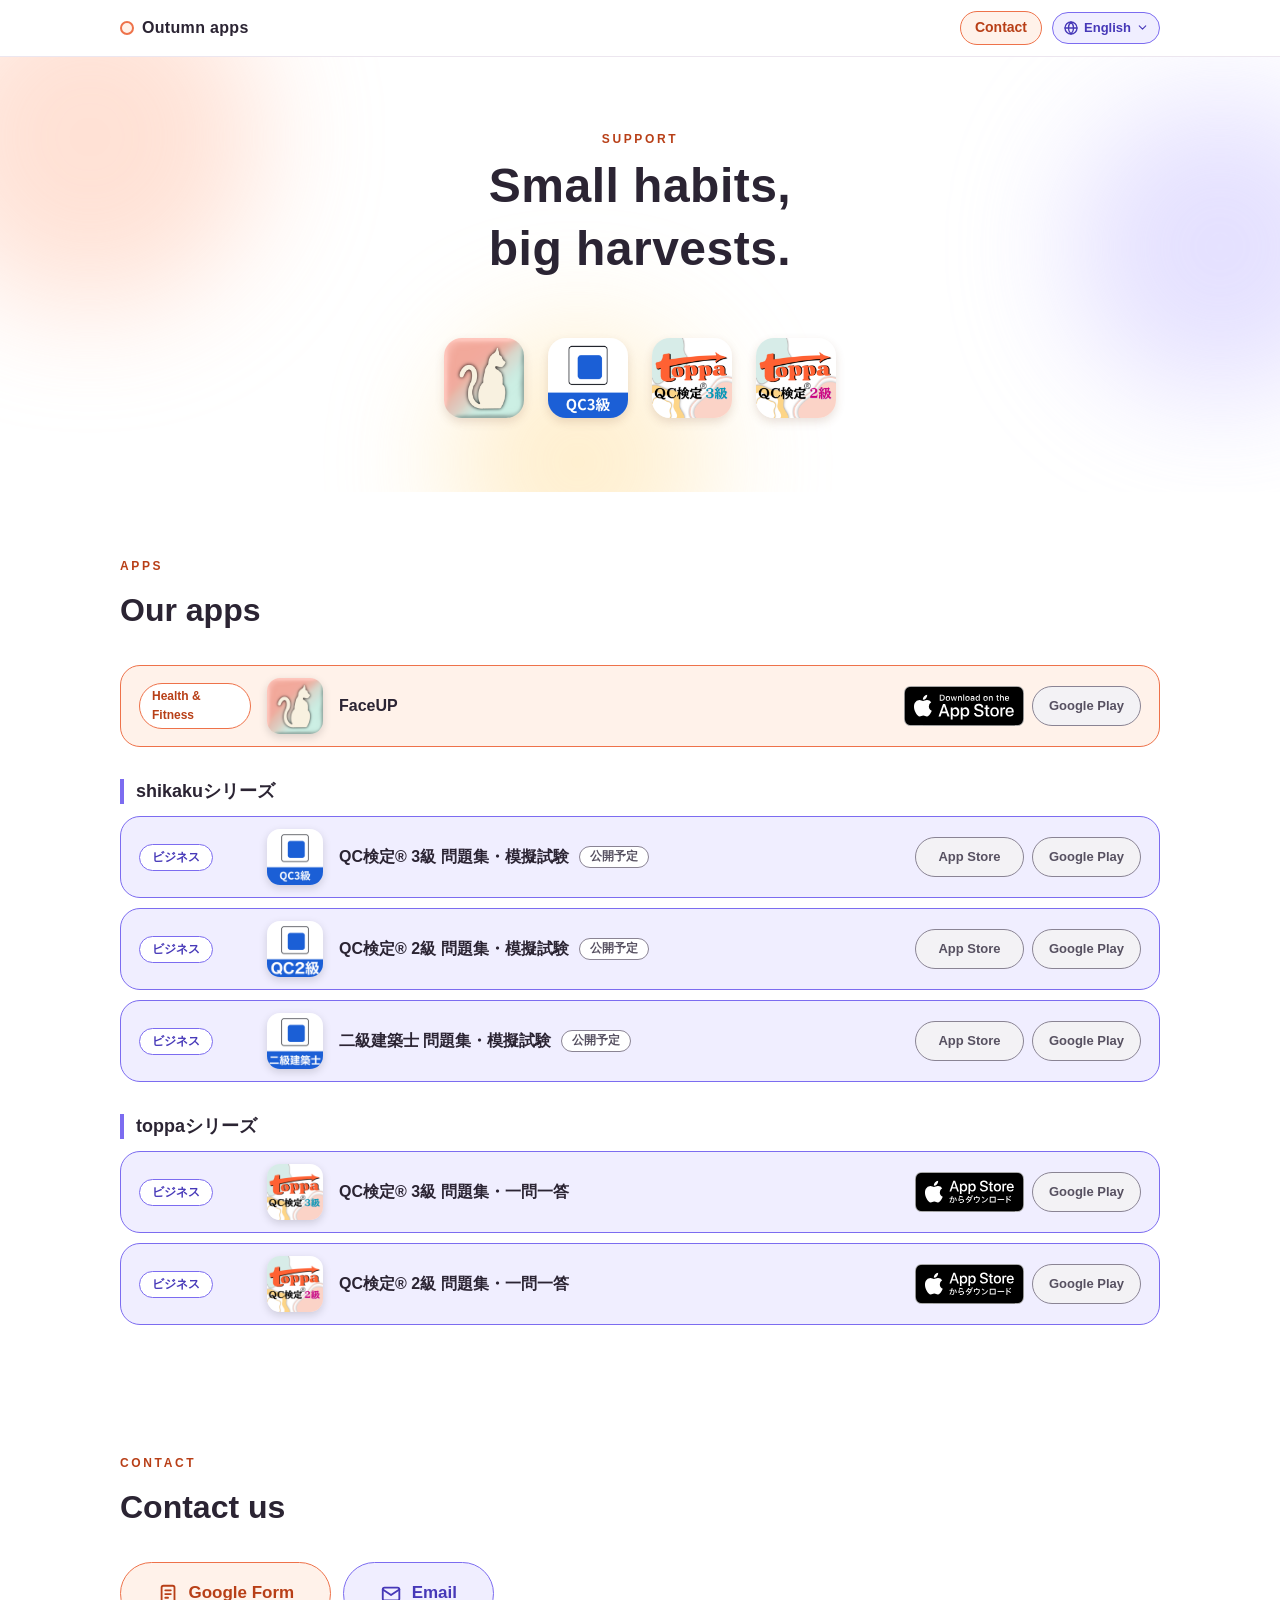
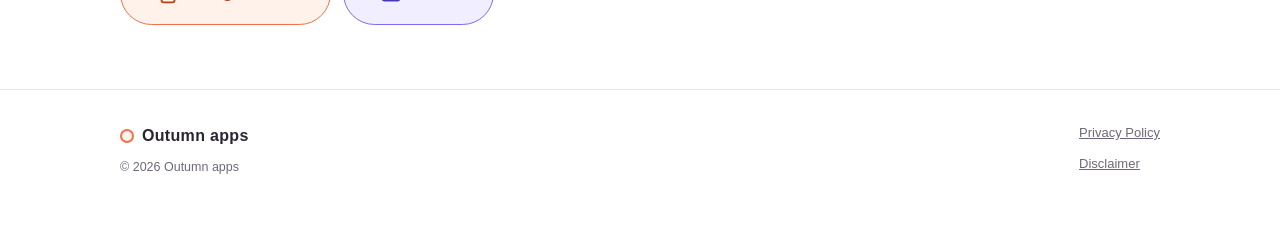
<file: index.html>
<!doctype html>
<html lang="ja">
<head>
<meta charset="utf-8">
<meta name="viewport" content="width=device-width, initial-scale=1">
<title>Outumn apps｜サポート</title>
<meta name="description" content="FaceUP（小顔トレーニング）と toppa シリーズ（資格勉強アプリ）のサポートページ。お問い合わせ・アプリ紹介。">
<link rel="icon" href="assets/faceup.png">
<link rel="stylesheet" href="style.css?v=20261120e">
</head>
<body>

<header class="nav">
  <div class="wrap nav-in">
    <a class="brand" href="#top"><span class="dot"></span>Outumn apps</a>
    <nav>
      <a href="#contact" class="btn-sm" data-i18n="navContact">お問い合わせ</a>
      <details class="lang" id="lang-box">
        <summary data-i18n-aria="langLabel" aria-label="言語"><svg class="globe" viewBox="0 0 24 24" aria-hidden="true"><circle cx="12" cy="12" r="9"/><path d="M3 12h18M12 3c2.6 2.7 3.9 5.7 3.9 9s-1.3 6.3-3.9 9c-2.6-2.7-3.9-5.7-3.9-9S9.4 5.7 12 3z"/></svg><span id="lang-current">日本語</span><svg class="chev" viewBox="0 0 24 24" aria-hidden="true"><path d="M6 9l6 6 6-6"/></svg></summary>
        <ul id="lang-menu"></ul>
      </details>
    </nav>
  </div>
</header>

<main id="top">

<section class="hero">
  <div class="blob b1"></div><div class="blob b2"></div><div class="blob b3"></div>
  <div class="wrap hero-in">
    <p class="kicker">SUPPORT</p>
    <h1 data-i18n="heroTitle">小さな習慣を、<br>大きな実りに。</h1>
    <div class="hero-icons" aria-hidden="true">
      <img src="assets/faceup.png" alt=""><img src="assets/shikaku-qc3.png" alt=""><img src="assets/qc3.png" alt=""><img src="assets/qc2.png" alt="">
    </div>
  </div>
</section>

<section id="apps" class="sec">
  <div class="wrap">
    <p class="kicker">APPS</p>
    <h2 data-i18n="appsTitle">アプリ紹介</h2>
    <div class="rows">
      <article class="row g-face" id="faceup">
        <span class="tag tag-face" data-i18n="tagFace">ヘルスケア</span>
        <img class="icon" src="assets/faceup.png" alt="FaceUP のアイコン" data-i18n-alt="faceupIcon">
        <h3 class="name">FaceUP</h3>
        <div class="links">
          <a class="badge" data-store="faceup"><img src="assets/badges/appstore-ja.svg" alt="App Storeからダウンロード" data-i18n-alt="badgeAlt" data-badge></a>
          <span class="store off" aria-disabled="true">Google Play</span>
        </div>
      </article>

      <h3 class="series" lang="ja">shikakuシリーズ</h3>
      <article class="row g-biz" id="shikaku-qc3" lang="ja">
        <span class="tag tag-biz">ビジネス</span>
        <img class="icon" src="assets/shikaku-qc3.png" alt="QC検定3級（shikaku）のアイコン">
        <h3 class="name">QC検定® 3級 問題集・模擬試験<span class="soon" data-soon-for="shikakuQc3">公開予定</span></h3>
        <div class="links">
          <a class="badge" data-store="shikakuQc3"><img src="assets/badges/appstore-ja.svg" alt="App Storeからダウンロード"></a>
          <span class="store off" aria-disabled="true">Google Play</span>
        </div>
      </article>
      <article class="row g-biz" id="shikaku-qc2" lang="ja">
        <span class="tag tag-biz">ビジネス</span>
        <img class="icon" src="assets/shikaku-qc2.png" alt="QC検定2級（shikaku）のアイコン">
        <h3 class="name">QC検定® 2級 問題集・模擬試験<span class="soon">公開予定</span></h3>
        <div class="links">
          <span class="store off" aria-disabled="true">App Store</span>
          <span class="store off" aria-disabled="true">Google Play</span>
        </div>
      </article>
      <article class="row g-biz" id="shikaku-nikyu" lang="ja">
        <span class="tag tag-biz">ビジネス</span>
        <img class="icon" src="assets/shikaku-nikyu.png" alt="二級建築士（shikaku）のアイコン">
        <h3 class="name">二級建築士 問題集・模擬試験<span class="soon">公開予定</span></h3>
        <div class="links">
          <span class="store off" aria-disabled="true">App Store</span>
          <span class="store off" aria-disabled="true">Google Play</span>
        </div>
      </article>

      <h3 class="series" lang="ja">toppaシリーズ</h3>
      <article class="row g-biz" id="qc3" lang="ja">
        <span class="tag tag-biz">ビジネス</span>
        <img class="icon" src="assets/qc3.png" alt="toppa QC検定3級 のアイコン">
        <h3 class="name">QC検定® 3級 問題集・一問一答</h3>
        <div class="links">
          <a class="badge" href="https://apps.apple.com/jp/app/id6804912131" target="_blank" rel="noopener"><img src="assets/badges/appstore-ja.svg" alt="App Storeからダウンロード"></a>
          <span class="store off" aria-disabled="true">Google Play</span>
        </div>
      </article>
      <article class="row g-biz" id="qc2" lang="ja">
        <span class="tag tag-biz">ビジネス</span>
        <img class="icon" src="assets/qc2.png" alt="toppa QC検定2級 のアイコン">
        <h3 class="name">QC検定® 2級 問題集・一問一答</h3>
        <div class="links">
          <a class="badge" href="https://apps.apple.com/jp/app/id6809674313" target="_blank" rel="noopener"><img src="assets/badges/appstore-ja.svg" alt="App Storeからダウンロード"></a>
          <span class="store off" aria-disabled="true">Google Play</span>
        </div>
      </article>
    </div>
  </div>
</section>

<section id="contact" class="sec">
  <div class="wrap">
    <p class="kicker">CONTACT</p>
    <h2 data-i18n="contactTitle">お問い合わせ</h2>
    <div class="contact-btns">
      <a class="btn big" id="form-btn" href="#" target="_blank" rel="noopener" hidden><svg class="ico" viewBox="0 0 24 24" aria-hidden="true"><rect x="5" y="3" width="14" height="18" rx="2"/><path d="M9 8h6M9 12h6M9 16h3"/></svg><span>Google Form</span></a>
      <a class="btn big ghost" id="mail-btn" href="#"><svg class="ico" viewBox="0 0 24 24" aria-hidden="true"><rect x="3" y="5" width="18" height="14" rx="2"/><path d="M3 7l9 6 9-6"/></svg><span data-i18n="mail">メール</span></a>
      <a class="btn big ghost" id="x-btn" href="#" target="_blank" rel="noopener" hidden><span data-i18n="xBtn">Xでメッセージを送る</span></a>
    </div>
  </div>
</section>

</main>

<footer class="footer">
  <div class="wrap foot-in">
    <div>
      <div class="brand"><span class="dot"></span>Outumn apps</div>
      <p class="small">© 2026 Outumn apps</p>
    </div>
    <div class="foot-links"><a id="privacy-link" href="privacy/" data-i18n="privacy">プライバシーポリシー</a><a id="terms-link" href="terms/" data-i18n="terms">免責事項・利用規約</a></div>
  </div>
</footer>

<script src="config.js?v=20261120e"></script>
<script src="i18n.js?v=20261120e"></script>
<script src="app.js?v=20261120e"></script>
</body>
</html>
</file>
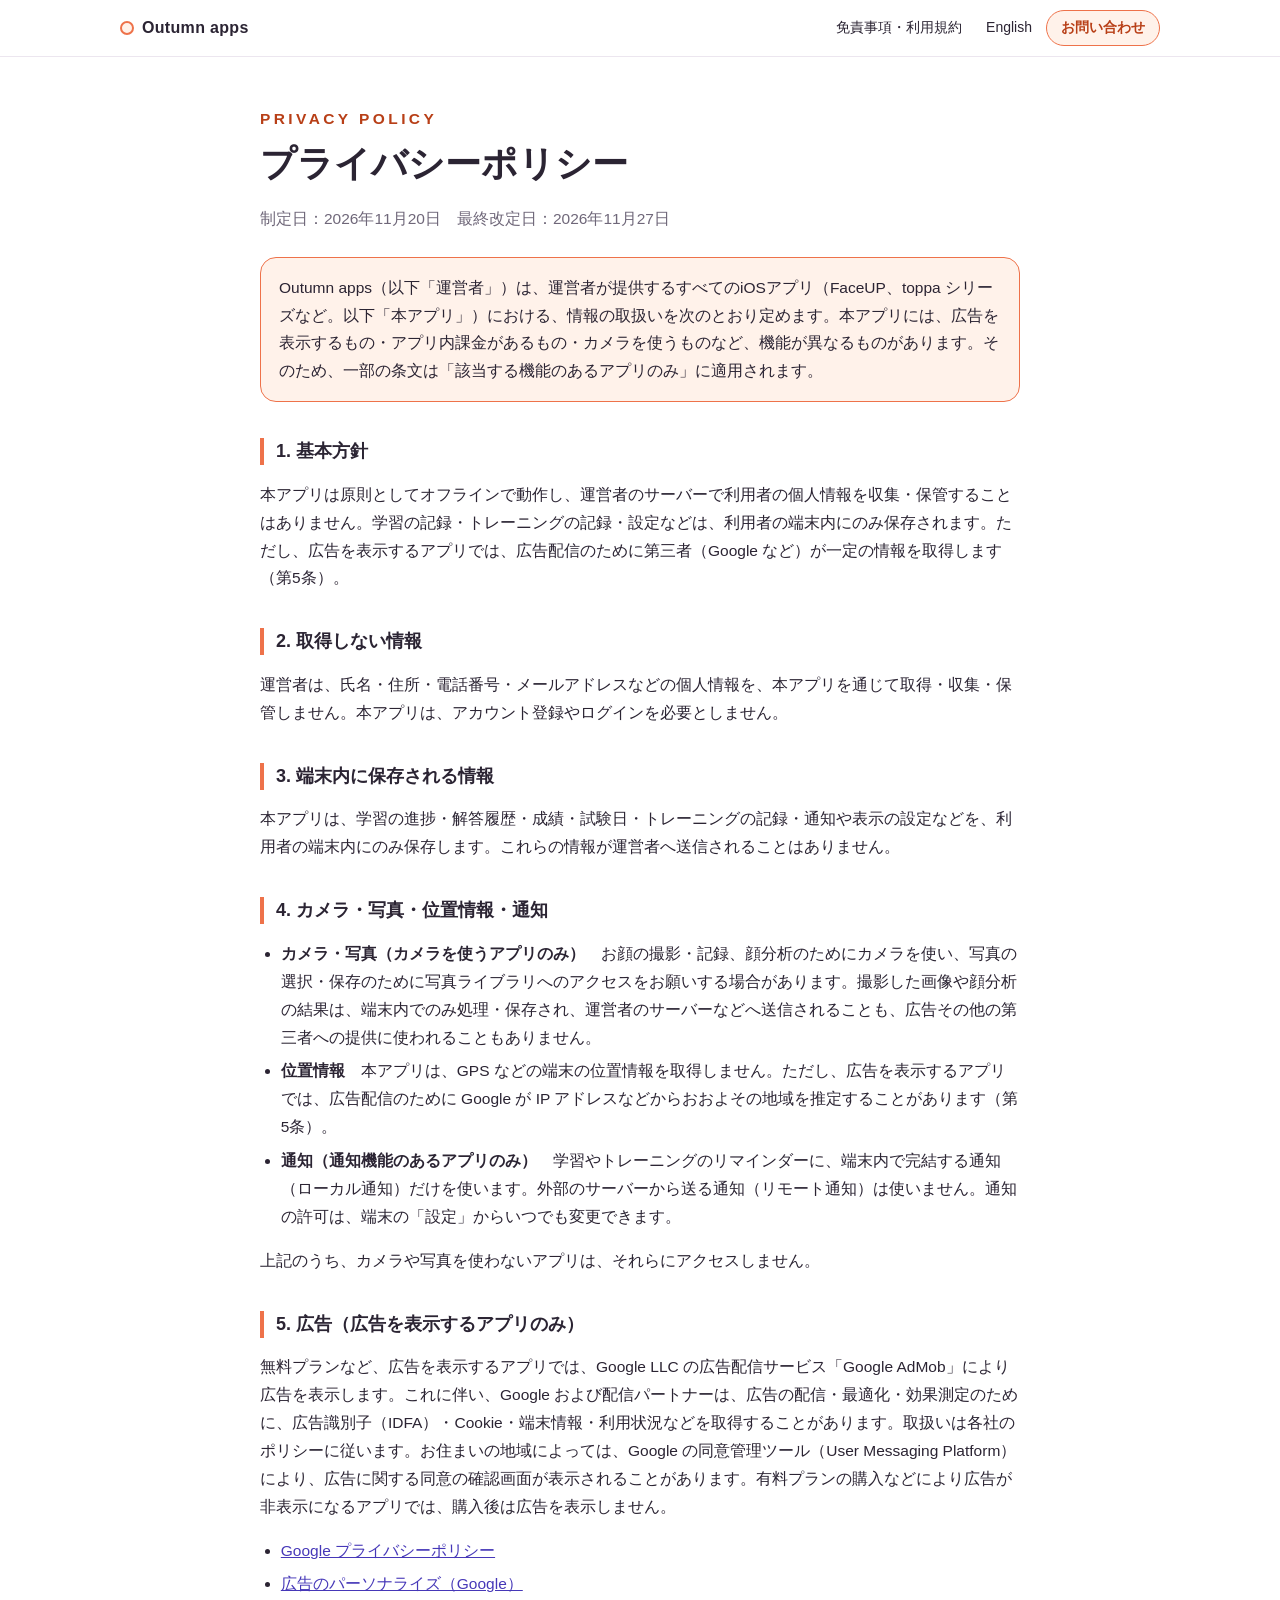
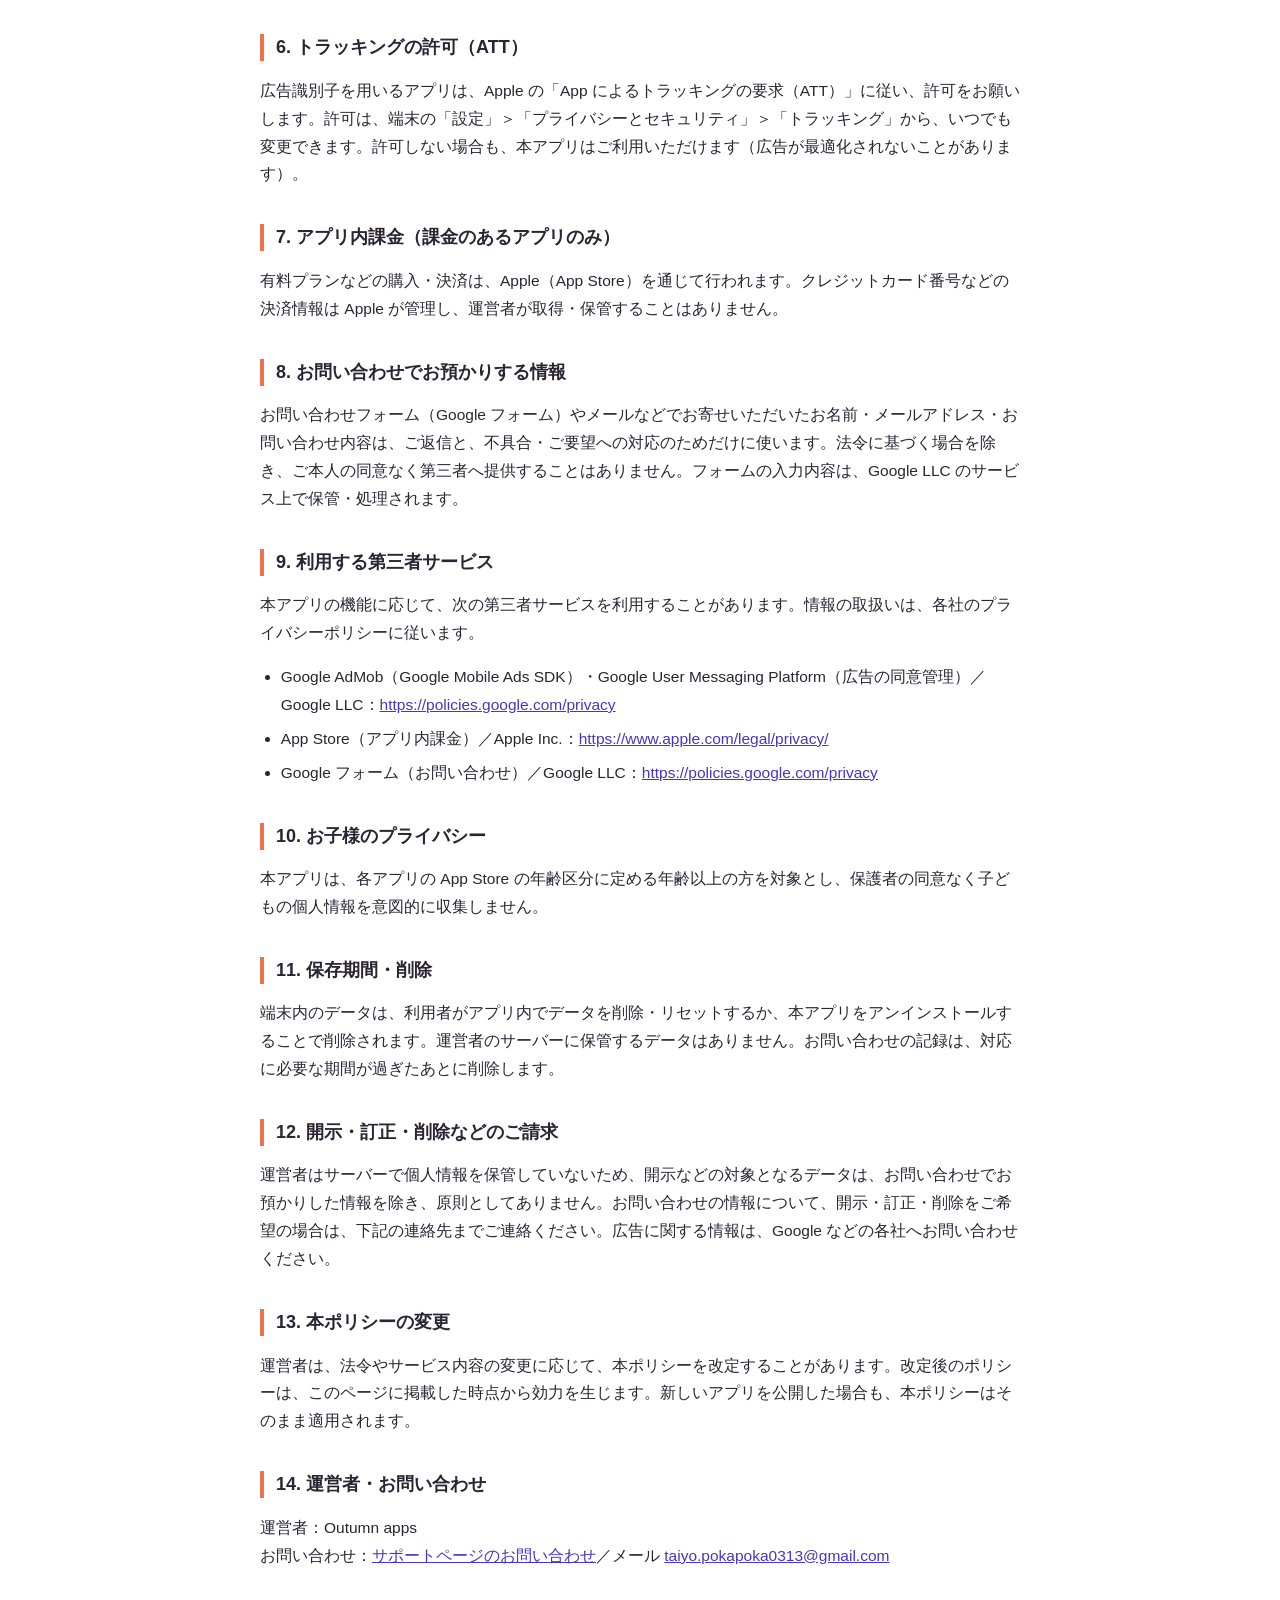
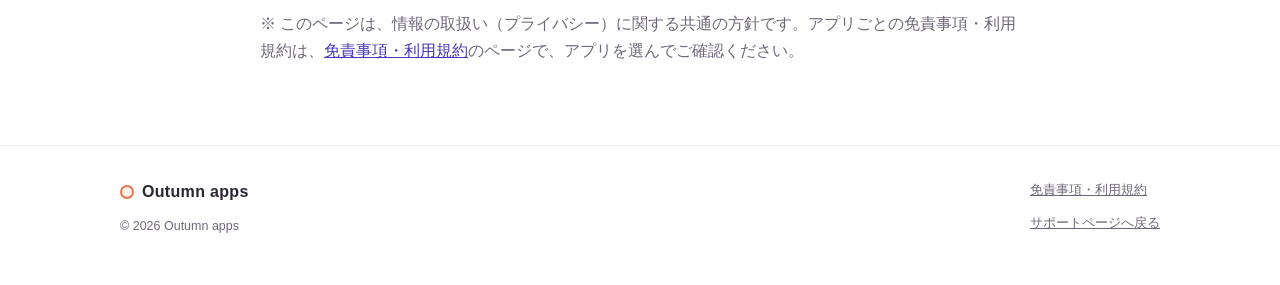
<file: privacy/index.html>
<!doctype html>
<html lang="ja">
<head>
<meta charset="utf-8">
<meta name="viewport" content="width=device-width, initial-scale=1">
<title>プライバシーポリシー｜Outumn apps</title>
<meta name="description" content="Outumn apps が提供するすべてのiOSアプリ（FaceUP、toppa シリーズなど）共通のプライバシーポリシー。">
<link rel="icon" href="../assets/faceup.png">
<link rel="stylesheet" href="../style.css?v=20261120e">
</head>
<body>

<header class="nav">
  <div class="wrap nav-in">
    <a class="brand" href="../"><span class="dot"></span>Outumn apps</a>
    <nav>
      <a href="../terms/">免責事項・利用規約</a>
      <a href="en/" lang="en">English</a>
      <a href="../#contact" class="btn-sm">お問い合わせ</a>
    </nav>
  </div>
</header>

<main class="wrap doc">

<p class="kicker">PRIVACY POLICY</p>
<h1>プライバシーポリシー</h1>
<p class="small">制定日：2026年11月20日　最終改定日：2026年11月27日</p>

<p class="lead">Outumn apps（以下「運営者」）は、運営者が提供するすべてのiOSアプリ（FaceUP、toppa シリーズなど。以下「本アプリ」）における、情報の取扱いを次のとおり定めます。本アプリには、広告を表示するもの・アプリ内課金があるもの・カメラを使うものなど、機能が異なるものがあります。そのため、一部の条文は「該当する機能のあるアプリのみ」に適用されます。</p>

<h2>1. 基本方針</h2>
<p>本アプリは原則としてオフラインで動作し、運営者のサーバーで利用者の個人情報を収集・保管することはありません。学習の記録・トレーニングの記録・設定などは、利用者の端末内にのみ保存されます。ただし、広告を表示するアプリでは、広告配信のために第三者（Google など）が一定の情報を取得します（第5条）。</p>

<h2>2. 取得しない情報</h2>
<p>運営者は、氏名・住所・電話番号・メールアドレスなどの個人情報を、本アプリを通じて取得・収集・保管しません。本アプリは、アカウント登録やログインを必要としません。</p>

<h2>3. 端末内に保存される情報</h2>
<p>本アプリは、学習の進捗・解答履歴・成績・試験日・トレーニングの記録・通知や表示の設定などを、利用者の端末内にのみ保存します。これらの情報が運営者へ送信されることはありません。</p>

<h2>4. カメラ・写真・位置情報・通知</h2>
<ul>
  <li><b>カメラ・写真（カメラを使うアプリのみ）</b>　お顔の撮影・記録、顔分析のためにカメラを使い、写真の選択・保存のために写真ライブラリへのアクセスをお願いする場合があります。撮影した画像や顔分析の結果は、端末内でのみ処理・保存され、運営者のサーバーなどへ送信されることも、広告その他の第三者への提供に使われることもありません。</li>
  <li><b>位置情報</b>　本アプリは、GPS などの端末の位置情報を取得しません。ただし、広告を表示するアプリでは、広告配信のために Google が IP アドレスなどからおおよその地域を推定することがあります（第5条）。</li>
  <li><b>通知（通知機能のあるアプリのみ）</b>　学習やトレーニングのリマインダーに、端末内で完結する通知（ローカル通知）だけを使います。外部のサーバーから送る通知（リモート通知）は使いません。通知の許可は、端末の「設定」からいつでも変更できます。</li>
</ul>
<p>上記のうち、カメラや写真を使わないアプリは、それらにアクセスしません。</p>

<h2>5. 広告（広告を表示するアプリのみ）</h2>
<p>無料プランなど、広告を表示するアプリでは、Google LLC の広告配信サービス「Google AdMob」により広告を表示します。これに伴い、Google および配信パートナーは、広告の配信・最適化・効果測定のために、広告識別子（IDFA）・Cookie・端末情報・利用状況などを取得することがあります。取扱いは各社のポリシーに従います。お住まいの地域によっては、Google の同意管理ツール（User Messaging Platform）により、広告に関する同意の確認画面が表示されることがあります。有料プランの購入などにより広告が非表示になるアプリでは、購入後は広告を表示しません。</p>
<ul>
  <li><a href="https://policies.google.com/privacy" target="_blank" rel="noopener">Google プライバシーポリシー</a></li>
  <li><a href="https://policies.google.com/technologies/ads" target="_blank" rel="noopener">広告のパーソナライズ（Google）</a></li>
</ul>

<h2>6. トラッキングの許可（ATT）</h2>
<p>広告識別子を用いるアプリは、Apple の「App によるトラッキングの要求（ATT）」に従い、許可をお願いします。許可は、端末の「設定」＞「プライバシーとセキュリティ」＞「トラッキング」から、いつでも変更できます。許可しない場合も、本アプリはご利用いただけます（広告が最適化されないことがあります）。</p>

<h2>7. アプリ内課金（課金のあるアプリのみ）</h2>
<p>有料プランなどの購入・決済は、Apple（App Store）を通じて行われます。クレジットカード番号などの決済情報は Apple が管理し、運営者が取得・保管することはありません。</p>

<h2>8. お問い合わせでお預かりする情報</h2>
<p>お問い合わせフォーム（Google フォーム）やメールなどでお寄せいただいたお名前・メールアドレス・お問い合わせ内容は、ご返信と、不具合・ご要望への対応のためだけに使います。法令に基づく場合を除き、ご本人の同意なく第三者へ提供することはありません。フォームの入力内容は、Google LLC のサービス上で保管・処理されます。</p>

<h2>9. 利用する第三者サービス</h2>
<p>本アプリの機能に応じて、次の第三者サービスを利用することがあります。情報の取扱いは、各社のプライバシーポリシーに従います。</p>
<ul>
  <li>Google AdMob（Google Mobile Ads SDK）・Google User Messaging Platform（広告の同意管理）／Google LLC：<a href="https://policies.google.com/privacy" target="_blank" rel="noopener">https://policies.google.com/privacy</a></li>
  <li>App Store（アプリ内課金）／Apple Inc.：<a href="https://www.apple.com/legal/privacy/" target="_blank" rel="noopener">https://www.apple.com/legal/privacy/</a></li>
  <li>Google フォーム（お問い合わせ）／Google LLC：<a href="https://policies.google.com/privacy" target="_blank" rel="noopener">https://policies.google.com/privacy</a></li>
</ul>

<h2>10. お子様のプライバシー</h2>
<p>本アプリは、各アプリの App Store の年齢区分に定める年齢以上の方を対象とし、保護者の同意なく子どもの個人情報を意図的に収集しません。</p>

<h2>11. 保存期間・削除</h2>
<p>端末内のデータは、利用者がアプリ内でデータを削除・リセットするか、本アプリをアンインストールすることで削除されます。運営者のサーバーに保管するデータはありません。お問い合わせの記録は、対応に必要な期間が過ぎたあとに削除します。</p>

<h2>12. 開示・訂正・削除などのご請求</h2>
<p>運営者はサーバーで個人情報を保管していないため、開示などの対象となるデータは、お問い合わせでお預かりした情報を除き、原則としてありません。お問い合わせの情報について、開示・訂正・削除をご希望の場合は、下記の連絡先までご連絡ください。広告に関する情報は、Google などの各社へお問い合わせください。</p>

<h2>13. 本ポリシーの変更</h2>
<p>運営者は、法令やサービス内容の変更に応じて、本ポリシーを改定することがあります。改定後のポリシーは、このページに掲載した時点から効力を生じます。新しいアプリを公開した場合も、本ポリシーはそのまま適用されます。</p>

<h2>14. 運営者・お問い合わせ</h2>
<p>運営者：Outumn apps<br>
お問い合わせ：<a href="../#contact">サポートページのお問い合わせ</a>／メール <a href="mailto:taiyo.pokapoka0313@gmail.com">taiyo.pokapoka0313@gmail.com</a></p>

<p class="small note">※ このページは、情報の取扱い（プライバシー）に関する共通の方針です。アプリごとの免責事項・利用規約は、<a href="../terms/">免責事項・利用規約</a>のページで、アプリを選んでご確認ください。</p>

</main>

<footer class="footer">
  <div class="wrap foot-in">
    <div>
      <div class="brand"><span class="dot"></span>Outumn apps</div>
      <p class="small">© 2026 Outumn apps</p>
    </div>
    <div class="foot-links"><a href="../terms/">免責事項・利用規約</a><a href="../">サポートページへ戻る</a></div>
  </div>
</footer>

</body>
</html>
</file>
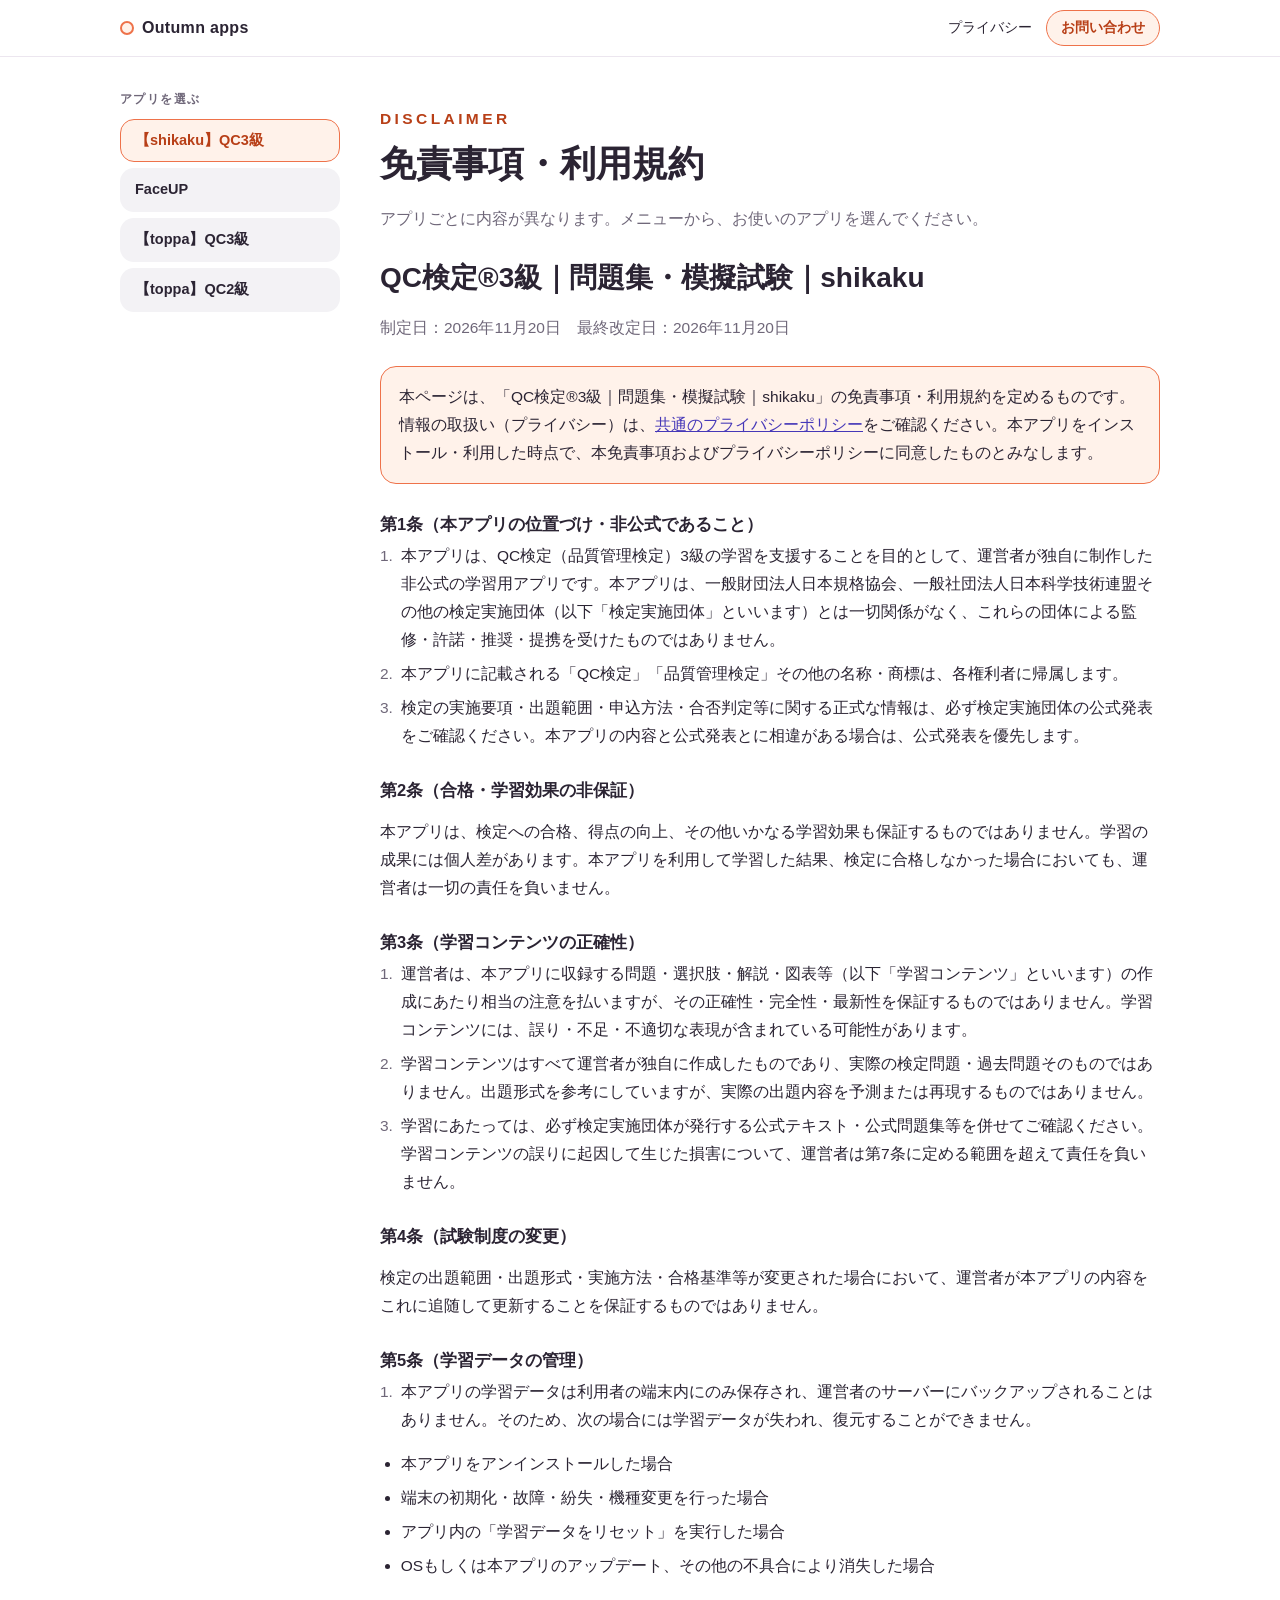
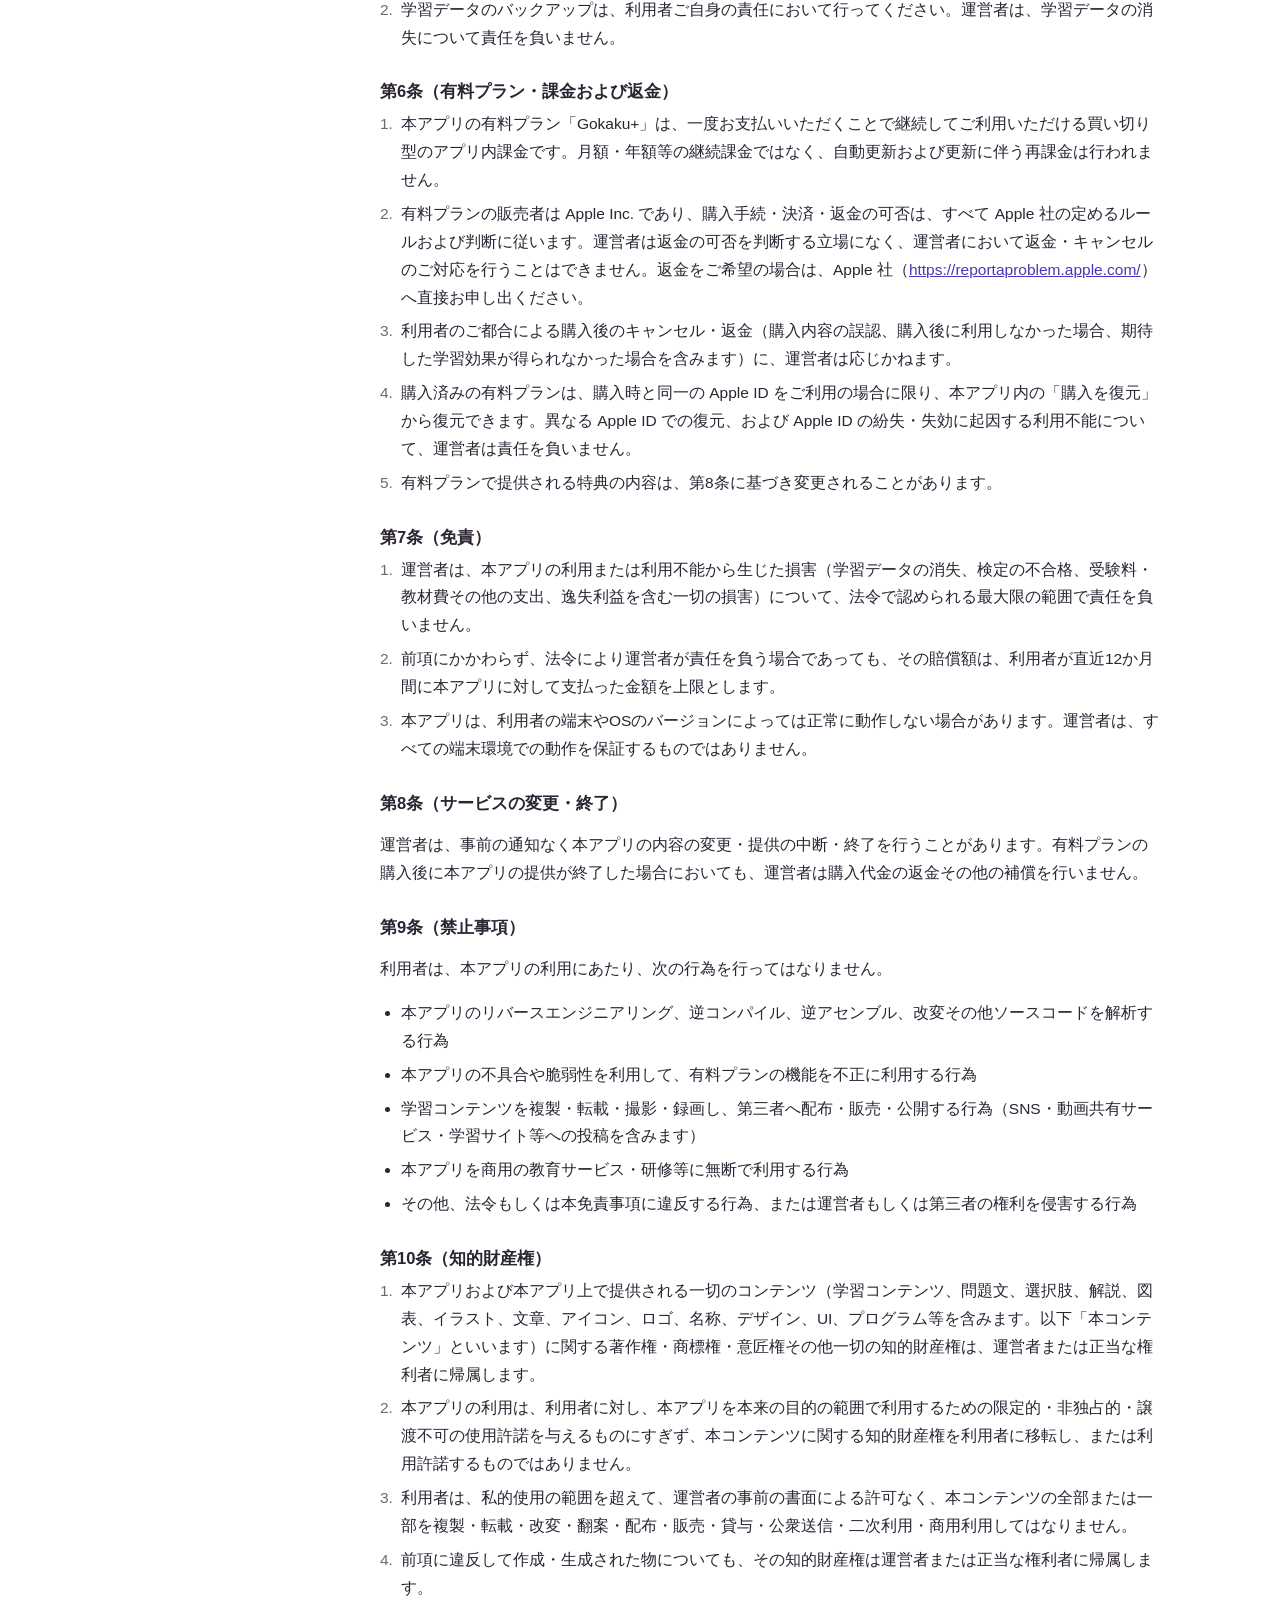
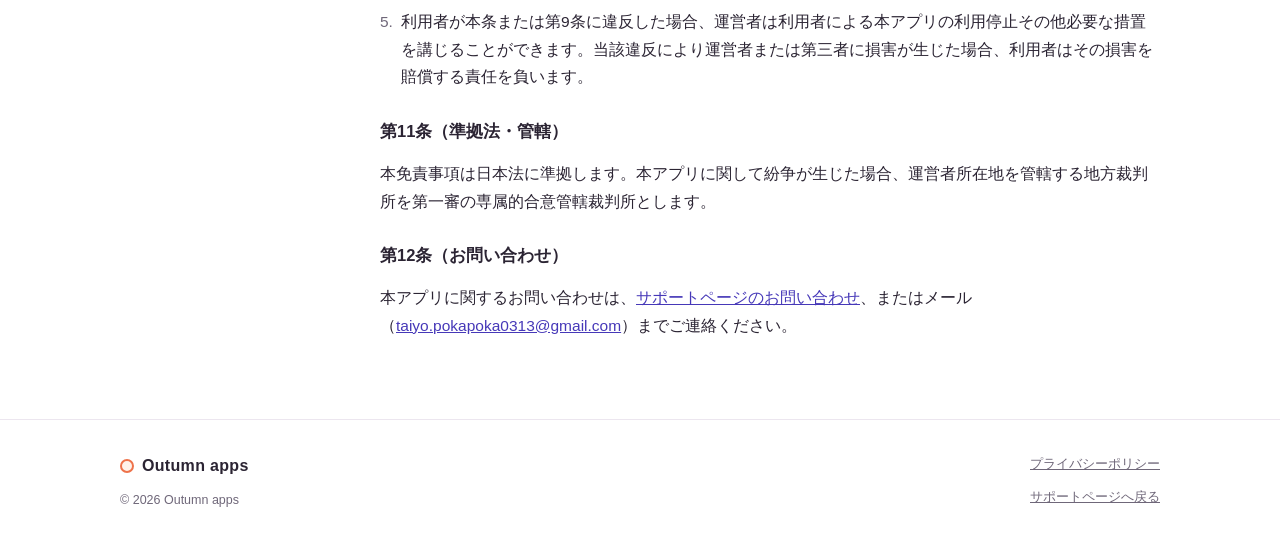
<file: terms/index.html>
<!doctype html>
<html lang="ja">
<head>
<meta charset="utf-8">
<meta name="viewport" content="width=device-width, initial-scale=1">
<title>免責事項・利用規約｜Outumn apps</title>
<meta name="description" content="Outumn apps の各アプリ（FaceUP、QC検定 shikaku・toppa）の免責事項・利用規約。アプリごとに切り替えて確認できます。">
<link rel="icon" href="../assets/faceup.png">
<link rel="stylesheet" href="../style.css?v=20261127a">
</head>
<body>

<header class="nav">
  <div class="wrap nav-in">
    <a class="brand" href="../"><span class="dot"></span>Outumn apps</a>
    <nav>
      <a href="../privacy/">プライバシー</a>
      <a href="../#contact" class="btn-sm">お問い合わせ</a>
    </nav>
  </div>
</header>

<div class="wrap terms">
  <aside class="side" aria-label="アプリの選択">
    <p class="side-t">アプリを選ぶ</p>
    <nav class="side-nav">
      <a href="#shikaku-qc3" data-app="shikaku-qc3">【shikaku】QC3級</a>
      <a href="#faceup" data-app="faceup">FaceUP</a>
      <a href="#toppa-qc3" data-app="toppa-qc3">【toppa】QC3級</a>
      <a href="#toppa-qc2" data-app="toppa-qc2">【toppa】QC2級</a>
    </nav>
  </aside>

  <main class="doc terms-main">
    <p class="kicker">DISCLAIMER</p>
    <h1>免責事項・利用規約</h1>
    <p class="small">アプリごとに内容が異なります。メニューから、お使いのアプリを選んでください。</p>

<section class="app-doc" id="shikaku-qc3" data-name="QC検定®3級｜問題集・模擬試験｜shikaku">
<h2>QC検定®3級｜問題集・模擬試験｜shikaku</h2>
<p class="small">制定日：2026年11月20日　最終改定日：2026年11月20日</p>
<p class="lead">本ページは、「QC検定®3級｜問題集・模擬試験｜shikaku」の免責事項・利用規約を定めるものです。情報の取扱い（プライバシー）は、<a href="../privacy/">共通のプライバシーポリシー</a>をご確認ください。本アプリをインストール・利用した時点で、本免責事項およびプライバシーポリシーに同意したものとみなします。</p>

<h3 id="shikaku-qc3-a1">第1条（本アプリの位置づけ・非公式であること）</h3>
<p class="para"><span class="pn">1.</span>本アプリは、QC検定（品質管理検定）3級の学習を支援することを目的として、運営者が独自に制作した非公式の学習用アプリです。本アプリは、一般財団法人日本規格協会、一般社団法人日本科学技術連盟その他の検定実施団体（以下「検定実施団体」といいます）とは一切関係がなく、これらの団体による監修・許諾・推奨・提携を受けたものではありません。</p>
<p class="para"><span class="pn">2.</span>本アプリに記載される「QC検定」「品質管理検定」その他の名称・商標は、各権利者に帰属します。</p>
<p class="para"><span class="pn">3.</span>検定の実施要項・出題範囲・申込方法・合否判定等に関する正式な情報は、必ず検定実施団体の公式発表をご確認ください。本アプリの内容と公式発表とに相違がある場合は、公式発表を優先します。</p>
<h3 id="shikaku-qc3-a2">第2条（合格・学習効果の非保証）</h3>
<p>本アプリは、検定への合格、得点の向上、その他いかなる学習効果も保証するものではありません。学習の成果には個人差があります。本アプリを利用して学習した結果、検定に合格しなかった場合においても、運営者は一切の責任を負いません。</p>
<h3 id="shikaku-qc3-a3">第3条（学習コンテンツの正確性）</h3>
<p class="para"><span class="pn">1.</span>運営者は、本アプリに収録する問題・選択肢・解説・図表等（以下「学習コンテンツ」といいます）の作成にあたり相当の注意を払いますが、その正確性・完全性・最新性を保証するものではありません。学習コンテンツには、誤り・不足・不適切な表現が含まれている可能性があります。</p>
<p class="para"><span class="pn">2.</span>学習コンテンツはすべて運営者が独自に作成したものであり、実際の検定問題・過去問題そのものではありません。出題形式を参考にしていますが、実際の出題内容を予測または再現するものではありません。</p>
<p class="para"><span class="pn">3.</span>学習にあたっては、必ず検定実施団体が発行する公式テキスト・公式問題集等を併せてご確認ください。学習コンテンツの誤りに起因して生じた損害について、運営者は第7条に定める範囲を超えて責任を負いません。</p>
<h3 id="shikaku-qc3-a4">第4条（試験制度の変更）</h3>
<p>検定の出題範囲・出題形式・実施方法・合格基準等が変更された場合において、運営者が本アプリの内容をこれに追随して更新することを保証するものではありません。</p>
<h3 id="shikaku-qc3-a5">第5条（学習データの管理）</h3>
<p class="para"><span class="pn">1.</span>本アプリの学習データは利用者の端末内にのみ保存され、運営者のサーバーにバックアップされることはありません。そのため、次の場合には学習データが失われ、復元することができません。</p>
<ul><li>本アプリをアンインストールした場合</li><li>端末の初期化・故障・紛失・機種変更を行った場合</li><li>アプリ内の「学習データをリセット」を実行した場合</li><li>OSもしくは本アプリのアップデート、その他の不具合により消失した場合</li></ul>
<p class="para"><span class="pn">2.</span>学習データのバックアップは、利用者ご自身の責任において行ってください。運営者は、学習データの消失について責任を負いません。</p>
<h3 id="shikaku-qc3-a6">第6条（有料プラン・課金および返金）</h3>
<p class="para"><span class="pn">1.</span>本アプリの有料プラン「Gokaku+」は、一度お支払いいただくことで継続してご利用いただける買い切り型のアプリ内課金です。月額・年額等の継続課金ではなく、自動更新および更新に伴う再課金は行われません。</p>
<p class="para"><span class="pn">2.</span>有料プランの販売者は Apple Inc. であり、購入手続・決済・返金の可否は、すべて Apple 社の定めるルールおよび判断に従います。運営者は返金の可否を判断する立場になく、運営者において返金・キャンセルのご対応を行うことはできません。返金をご希望の場合は、Apple 社（<a href="https://reportaproblem.apple.com/" target="_blank" rel="noopener">https://reportaproblem.apple.com/</a>）へ直接お申し出ください。</p>
<p class="para"><span class="pn">3.</span>利用者のご都合による購入後のキャンセル・返金（購入内容の誤認、購入後に利用しなかった場合、期待した学習効果が得られなかった場合を含みます）に、運営者は応じかねます。</p>
<p class="para"><span class="pn">4.</span>購入済みの有料プランは、購入時と同一の Apple ID をご利用の場合に限り、本アプリ内の「購入を復元」から復元できます。異なる Apple ID での復元、および Apple ID の紛失・失効に起因する利用不能について、運営者は責任を負いません。</p>
<p class="para"><span class="pn">5.</span>有料プランで提供される特典の内容は、第8条に基づき変更されることがあります。</p>
<h3 id="shikaku-qc3-a7">第7条（免責）</h3>
<p class="para"><span class="pn">1.</span>運営者は、本アプリの利用または利用不能から生じた損害（学習データの消失、検定の不合格、受験料・教材費その他の支出、逸失利益を含む一切の損害）について、法令で認められる最大限の範囲で責任を負いません。</p>
<p class="para"><span class="pn">2.</span>前項にかかわらず、法令により運営者が責任を負う場合であっても、その賠償額は、利用者が直近12か月間に本アプリに対して支払った金額を上限とします。</p>
<p class="para"><span class="pn">3.</span>本アプリは、利用者の端末やOSのバージョンによっては正常に動作しない場合があります。運営者は、すべての端末環境での動作を保証するものではありません。</p>
<h3 id="shikaku-qc3-a8">第8条（サービスの変更・終了）</h3>
<p>運営者は、事前の通知なく本アプリの内容の変更・提供の中断・終了を行うことがあります。有料プランの購入後に本アプリの提供が終了した場合においても、運営者は購入代金の返金その他の補償を行いません。</p>
<h3 id="shikaku-qc3-a9">第9条（禁止事項）</h3>
<p>利用者は、本アプリの利用にあたり、次の行為を行ってはなりません。</p>
<ul><li>本アプリのリバースエンジニアリング、逆コンパイル、逆アセンブル、改変その他ソースコードを解析する行為</li><li>本アプリの不具合や脆弱性を利用して、有料プランの機能を不正に利用する行為</li><li>学習コンテンツを複製・転載・撮影・録画し、第三者へ配布・販売・公開する行為（SNS・動画共有サービス・学習サイト等への投稿を含みます）</li><li>本アプリを商用の教育サービス・研修等に無断で利用する行為</li><li>その他、法令もしくは本免責事項に違反する行為、または運営者もしくは第三者の権利を侵害する行為</li></ul>
<h3 id="shikaku-qc3-a10">第10条（知的財産権）</h3>
<p class="para"><span class="pn">1.</span>本アプリおよび本アプリ上で提供される一切のコンテンツ（学習コンテンツ、問題文、選択肢、解説、図表、イラスト、文章、アイコン、ロゴ、名称、デザイン、UI、プログラム等を含みます。以下「本コンテンツ」といいます）に関する著作権・商標権・意匠権その他一切の知的財産権は、運営者または正当な権利者に帰属します。</p>
<p class="para"><span class="pn">2.</span>本アプリの利用は、利用者に対し、本アプリを本来の目的の範囲で利用するための限定的・非独占的・譲渡不可の使用許諾を与えるものにすぎず、本コンテンツに関する知的財産権を利用者に移転し、または利用許諾するものではありません。</p>
<p class="para"><span class="pn">3.</span>利用者は、私的使用の範囲を超えて、運営者の事前の書面による許可なく、本コンテンツの全部または一部を複製・転載・改変・翻案・配布・販売・貸与・公衆送信・二次利用・商用利用してはなりません。</p>
<p class="para"><span class="pn">4.</span>前項に違反して作成・生成された物についても、その知的財産権は運営者または正当な権利者に帰属します。</p>
<p class="para"><span class="pn">5.</span>利用者が本条または第9条に違反した場合、運営者は利用者による本アプリの利用停止その他必要な措置を講じることができます。当該違反により運営者または第三者に損害が生じた場合、利用者はその損害を賠償する責任を負います。</p>
<h3 id="shikaku-qc3-a11">第11条（準拠法・管轄）</h3>
<p>本免責事項は日本法に準拠します。本アプリに関して紛争が生じた場合、運営者所在地を管轄する地方裁判所を第一審の専属的合意管轄裁判所とします。</p>
<h3 id="shikaku-qc3-a12">第12条（お問い合わせ）</h3>
<p>本アプリに関するお問い合わせは、<a href="../#contact">サポートページのお問い合わせ</a>、またはメール（<a href="mailto:taiyo.pokapoka0313@gmail.com">taiyo.pokapoka0313@gmail.com</a>）までご連絡ください。</p>
</section>

<section class="app-doc" id="faceup" data-name="FaceUP - 小顔・顔トレ・表情筋">
<h2>FaceUP - 小顔・顔トレ・表情筋</h2>
<p class="small">制定日：2026年07月12日　最終改定日：2026年10月20日</p>
<p class="lead">本ページは、「FaceUP - 小顔・顔トレ・表情筋」の免責事項・利用規約を定めるものです。情報の取扱い（プライバシー）は、<a href="../privacy/">共通のプライバシーポリシー</a>をご確認ください。本アプリをインストール・利用した時点で、本免責事項およびプライバシーポリシーに同意したものとみなします。</p>
<p class="small">English version: <a href="en/" lang="en">FaceUP Disclaimer and Usage Notes</a></p>
<h3 id="faceup-a1">第1条（医療行為ではないこと）</h3>
<p>本アプリが提供するメニュー・タイマー等は、医療行為や専門家による指導に代わるものではありません。ご利用は自己責任で行ってください。</p>
<h3 id="faceup-a2">第2条（効果の非保証）</h3>
<p>本アプリは、小顔・美容・その他いかなる効果も保証するものではありません。効果には個人差があります。</p>
<h3 id="faceup-a3">第3条（健康上の注意）</h3>
<p>持病・心疾患のある方、妊娠中の方等は、ご利用前に必ず医師にご相談ください。実施中に痛み・不快感・めまい・動悸その他の異常を感じた場合は、直ちに中止してください。</p>
<h3 id="faceup-a4">第4条（免責）</h3>
<p class="para"><span class="pn">1.</span>運営者は、本アプリの利用または利用不能から生じた怪我・疾病・データの消失・その他一切の損害について、法令で認められる最大限の範囲で責任を負いません。ただし、運営者に故意または重大な過失がある場合は、この限りではありません。</p>
<p class="para"><span class="pn">2.</span>運営者が責任を負う場合でも、その賠償額は、運営者の責めに帰すべき事由により利用者に現実に生じた通常の直接の損害に限り、かつ、損害が生じた時点から遡って12か月の間に利用者が本アプリに対して実際に支払った金額を上限とします。</p>
<h3 id="faceup-a5">第5条（サービスの変更・終了）</h3>
<p>運営者は、事前の通知なく本アプリの内容の変更・提供の中断・終了を行うことがあります。</p>
<h3 id="faceup-a6">第6条（準拠法・管轄）</h3>
<p>本免責事項は日本法に準拠します。本アプリに関して紛争が生じた場合、福岡地方裁判所（訴額に応じて福岡簡易裁判所）を第一審の専属的合意管轄裁判所とします。</p>
<h3 id="faceup-a7">第7条（知的財産権）</h3>
<p class="para"><span class="pn">1.</span>本アプリおよび本アプリ上で提供される一切のコンテンツ（メインキャラクター等のキャラクター、イラスト、お手本画像・図解、写真、文章、アイコン、ロゴ、名称、デザイン、UI、プログラム、音声・BGM等を含みます。以下「本コンテンツ」）に関する著作権・商標権・意匠権その他一切の知的財産権は、運営者または正当な権利者に帰属します。</p>
<p class="para"><span class="pn">2.</span>本アプリの利用は、利用者に対し、本アプリを本来の目的の範囲で利用するための限定的・非独占的・譲渡不可の使用許諾を与えるものにすぎず、本コンテンツに関する知的財産権を利用者に移転し、または利用許諾するものではありません。</p>
<p class="para"><span class="pn">3.</span>利用者は、私的使用の範囲を超えて、運営者の事前の書面による許可なく、本コンテンツの全部または一部を複製・転載・改変・翻案・配布・販売・貸与・公衆送信・二次利用・商用利用してはなりません。SNS等への投稿を含め、本コンテンツを運営者の権利を害する態様で使用することを禁じます。</p>
<p class="para"><span class="pn">4.</span>前項に違反して作成・生成された物についても、その知的財産権は運営者または正当な権利者に帰属します。</p>
<p class="para"><span class="pn">5.</span>利用者が本アプリで撮影・保存した利用者自身の写真・記録は、利用者に帰属します（当該写真は端末内でのみ保存され、運営者は取得しません）。</p>
<p class="para"><span class="pn">6.</span>利用者が本条に違反した場合、運営者は利用者による本アプリの利用停止その他必要な措置を講じることができます。当該違反により運営者または第三者に損害が生じた場合、利用者はその損害を賠償する責任を負います。</p>
<h3 id="faceup-a8">第8条（お問い合わせ）</h3>
<p>本アプリに関するお問い合わせは、<a href="../#contact">サポートページのお問い合わせ</a>、またはメール（<a href="mailto:taiyo.pokapoka0313@gmail.com">taiyo.pokapoka0313@gmail.com</a>）までご連絡ください。</p>
</section>

<section class="app-doc" id="toppa-qc3" data-name="QC検定®3級 問題集・一問一答【toppa】">
<h2>QC検定®3級 問題集・一問一答【toppa】</h2>
<p class="small">制定日：2026年08月24日　最終改定日：2026年08月24日</p>
<p class="lead">本ページは、「QC検定®3級 問題集・一問一答【toppa】」の免責事項・利用規約を定めるものです。情報の取扱い（プライバシー）は、<a href="../privacy/">共通のプライバシーポリシー</a>をご確認ください。本アプリをインストール・利用した時点で、本免責事項およびプライバシーポリシーに同意したものとみなします。</p>

<h3 id="toppa-qc3-a1">第1条（本アプリの位置づけ・非公式であること）</h3>
<p class="para"><span class="pn">1.</span>本アプリは、QC検定（品質管理検定）3級の学習を支援することを目的として、運営者が独自に制作した非公式の学習用アプリです。本アプリは、一般財団法人日本規格協会、一般社団法人日本科学技術連盟その他の検定実施団体（以下「検定実施団体」といいます）とは一切関係がなく、これらの団体による監修・許諾・推奨・提携を受けたものではありません。</p>
<p class="para"><span class="pn">2.</span>本アプリに記載される「QC検定」「品質管理検定」その他の名称・商標は、各権利者に帰属します。</p>
<p class="para"><span class="pn">3.</span>検定の実施要項・出題範囲・申込方法・合否判定等に関する正式な情報は、必ず検定実施団体の公式発表をご確認ください。本アプリの内容と公式発表とに相違がある場合は、公式発表を優先します。</p>
<h3 id="toppa-qc3-a2">第2条（合格・学習効果の非保証）</h3>
<p>本アプリは、検定への合格、得点の向上、その他いかなる学習効果も保証するものではありません。学習の成果には個人差があります。本アプリを利用して学習した結果、検定に合格しなかった場合においても、運営者は一切の責任を負いません。</p>
<h3 id="toppa-qc3-a3">第3条（学習コンテンツの正確性）</h3>
<p class="para"><span class="pn">1.</span>運営者は、本アプリに収録する問題・選択肢・解説・図表等（以下「学習コンテンツ」といいます）の作成にあたり相当の注意を払いますが、その正確性・完全性・最新性を保証するものではありません。学習コンテンツには、誤り・不足・不適切な表現が含まれている可能性があります。</p>
<p class="para"><span class="pn">2.</span>学習コンテンツはすべて運営者が独自に作成したものであり、実際の検定問題・過去問題そのものではありません。出題形式を参考にしていますが、実際の出題内容を予測または再現するものではありません。</p>
<p class="para"><span class="pn">3.</span>学習にあたっては、必ず検定実施団体が発行する公式テキスト・公式問題集等を併せてご確認ください。学習コンテンツの誤りに起因して生じた損害について、運営者は第7条に定める範囲を超えて責任を負いません。</p>
<h3 id="toppa-qc3-a4">第4条（試験制度の変更）</h3>
<p>検定の出題範囲・出題形式・実施方法・合格基準等が変更された場合において、運営者が本アプリの内容をこれに追随して更新することを保証するものではありません。</p>
<h3 id="toppa-qc3-a5">第5条（学習データの管理）</h3>
<p class="para"><span class="pn">1.</span>本アプリの学習データは利用者の端末内にのみ保存され、運営者のサーバーにバックアップされることはありません。そのため、次の場合には学習データが失われ、復元することができません。</p>
<ul><li>本アプリをアンインストールした場合</li><li>端末の初期化・故障・紛失・機種変更を行った場合</li><li>アプリ内の「学習データのリセット」を実行した場合</li><li>OSもしくは本アプリのアップデート、その他の不具合により消失した場合</li></ul>
<p class="para"><span class="pn">2.</span>学習データのバックアップは、利用者ご自身の責任において行ってください。運営者は、学習データの消失について責任を負いません。</p>
<h3 id="toppa-qc3-a6">第6条（有料プラン・課金および返金）</h3>
<p class="para"><span class="pn">1.</span>本アプリの有料プラン「toppa+」は、一度お支払いいただくことで継続してご利用いただける買い切り型のアプリ内課金です。月額・年額等の継続課金ではなく、自動更新および更新に伴う再課金は行われません。</p>
<p class="para"><span class="pn">2.</span>有料プランの販売者は Apple Inc. であり、購入手続・決済・返金の可否は、すべて Apple 社の定めるルールおよび判断に従います。運営者は返金の可否を判断する立場になく、運営者において返金・キャンセルのご対応を行うことはできません。返金をご希望の場合は、Apple 社（<a href="https://reportaproblem.apple.com/" target="_blank" rel="noopener">https://reportaproblem.apple.com/</a>）へ直接お申し出ください。</p>
<p class="para"><span class="pn">3.</span>利用者のご都合による購入後のキャンセル・返金（購入内容の誤認、購入後に利用しなかった場合、期待した学習効果が得られなかった場合を含みます）に、運営者は応じかねます。</p>
<p class="para"><span class="pn">4.</span>購入済みの有料プランは、購入時と同一の Apple ID をご利用の場合に限り、本アプリ内の「購入を復元」から復元できます。異なる Apple ID での復元、および Apple ID の紛失・失効に起因する利用不能について、運営者は責任を負いません。</p>
<p class="para"><span class="pn">5.</span>有料プランで提供される特典の内容は、第8条に基づき変更されることがあります。</p>
<h3 id="toppa-qc3-a7">第7条（免責）</h3>
<p class="para"><span class="pn">1.</span>運営者は、本アプリの利用または利用不能から生じた損害（学習データの消失、検定の不合格、受験料・教材費その他の支出、逸失利益を含む一切の損害）について、法令で認められる最大限の範囲で責任を負いません。</p>
<p class="para"><span class="pn">2.</span>前項にかかわらず、法令により運営者が責任を負う場合であっても、その賠償額は、利用者が直近12か月間に本アプリに対して支払った金額を上限とします。</p>
<p class="para"><span class="pn">3.</span>本アプリは、利用者の端末やOSのバージョンによっては正常に動作しない場合があります。運営者は、すべての端末環境での動作を保証するものではありません。</p>
<h3 id="toppa-qc3-a8">第8条（サービスの変更・終了）</h3>
<p>運営者は、事前の通知なく本アプリの内容の変更・提供の中断・終了を行うことがあります。有料プランの購入後に本アプリの提供が終了した場合においても、運営者は購入代金の返金その他の補償を行いません。</p>
<h3 id="toppa-qc3-a9">第9条（禁止事項）</h3>
<p>利用者は、本アプリの利用にあたり、次の行為を行ってはなりません。</p>
<ul><li>本アプリのリバースエンジニアリング、逆コンパイル、逆アセンブル、改変その他ソースコードを解析する行為</li><li>本アプリの不具合や脆弱性を利用して、有料プランの機能を不正に利用する行為</li><li>学習コンテンツを複製・転載・撮影・録画し、第三者へ配布・販売・公開する行為（SNS・動画共有サービス・学習サイト等への投稿を含みます）</li><li>本アプリを商用の教育サービス・研修等に無断で利用する行為</li><li>その他、法令もしくは本免責事項に違反する行為、または運営者もしくは第三者の権利を侵害する行為</li></ul>
<h3 id="toppa-qc3-a10">第10条（知的財産権）</h3>
<p class="para"><span class="pn">1.</span>本アプリおよび本アプリ上で提供される一切のコンテンツ（学習コンテンツ、問題文、選択肢、解説、図表、イラスト、文章、アイコン、ロゴ、名称、デザイン、UI、プログラム等を含みます。以下「本コンテンツ」といいます）に関する著作権・商標権・意匠権その他一切の知的財産権は、運営者または正当な権利者に帰属します。</p>
<p class="para"><span class="pn">2.</span>本アプリの利用は、利用者に対し、本アプリを本来の目的の範囲で利用するための限定的・非独占的・譲渡不可の使用許諾を与えるものにすぎず、本コンテンツに関する知的財産権を利用者に移転し、または利用許諾するものではありません。</p>
<p class="para"><span class="pn">3.</span>利用者は、私的使用の範囲を超えて、運営者の事前の書面による許可なく、本コンテンツの全部または一部を複製・転載・改変・翻案・配布・販売・貸与・公衆送信・二次利用・商用利用してはなりません。</p>
<p class="para"><span class="pn">4.</span>前項に違反して作成・生成された物についても、その知的財産権は運営者または正当な権利者に帰属します。</p>
<p class="para"><span class="pn">5.</span>利用者が本条または第9条に違反した場合、運営者は利用者による本アプリの利用停止その他必要な措置を講じることができます。当該違反により運営者または第三者に損害が生じた場合、利用者はその損害を賠償する責任を負います。</p>
<h3 id="toppa-qc3-a11">第11条（準拠法・管轄）</h3>
<p>本免責事項は日本法に準拠します。本アプリに関して紛争が生じた場合、運営者所在地を管轄する地方裁判所を第一審の専属的合意管轄裁判所とします。</p>
<h3 id="toppa-qc3-a12">第12条（お問い合わせ）</h3>
<p>本アプリに関するお問い合わせは、<a href="../#contact">サポートページのお問い合わせ</a>、またはメール（<a href="mailto:taiyo.pokapoka0313@gmail.com">taiyo.pokapoka0313@gmail.com</a>）までご連絡ください。</p>
</section>

<section class="app-doc" id="toppa-qc2" data-name="QC検定®2級 問題集・一問一答【toppa】">
<h2>QC検定®2級 問題集・一問一答【toppa】</h2>
<p class="small">制定日：2026年09月07日　最終改定日：2026年09月07日</p>
<p class="lead">本ページは、「QC検定®2級 問題集・一問一答【toppa】」の免責事項・利用規約を定めるものです。情報の取扱い（プライバシー）は、<a href="../privacy/">共通のプライバシーポリシー</a>をご確認ください。本アプリをインストール・利用した時点で、本免責事項およびプライバシーポリシーに同意したものとみなします。</p>

<h3 id="toppa-qc2-a1">第1条（本アプリの位置づけ・非公式であること）</h3>
<p class="para"><span class="pn">1.</span>本アプリは、QC検定（品質管理検定）2級の学習を支援することを目的として、運営者が独自に制作した非公式の学習用アプリです。本アプリは、一般財団法人日本規格協会、一般社団法人日本科学技術連盟その他の検定実施団体（以下「検定実施団体」といいます）とは一切関係がなく、これらの団体による監修・許諾・推奨・提携を受けたものではありません。</p>
<p class="para"><span class="pn">2.</span>本アプリに記載される「QC検定」「品質管理検定」その他の名称・商標は、各権利者に帰属します。</p>
<p class="para"><span class="pn">3.</span>検定の実施要項・出題範囲・申込方法・合否判定等に関する正式な情報は、必ず検定実施団体の公式発表をご確認ください。本アプリの内容と公式発表とに相違がある場合は、公式発表を優先します。</p>
<h3 id="toppa-qc2-a2">第2条（合格・学習効果の非保証）</h3>
<p>本アプリは、検定への合格、得点の向上、その他いかなる学習効果も保証するものではありません。学習の成果には個人差があります。本アプリを利用して学習した結果、検定に合格しなかった場合においても、運営者は一切の責任を負いません。</p>
<h3 id="toppa-qc2-a3">第3条（学習コンテンツの正確性）</h3>
<p class="para"><span class="pn">1.</span>運営者は、本アプリに収録する問題・選択肢・解説・図表等（以下「学習コンテンツ」といいます）の作成にあたり相当の注意を払いますが、その正確性・完全性・最新性を保証するものではありません。学習コンテンツには、誤り・不足・不適切な表現が含まれている可能性があります。</p>
<p class="para"><span class="pn">2.</span>学習コンテンツはすべて運営者が独自に作成したものであり、実際の検定問題・過去問題そのものではありません。出題形式を参考にしていますが、実際の出題内容を予測または再現するものではありません。</p>
<p class="para"><span class="pn">3.</span>学習にあたっては、必ず検定実施団体が発行する公式テキスト・公式問題集等を併せてご確認ください。学習コンテンツの誤りに起因して生じた損害について、運営者は第7条に定める範囲を超えて責任を負いません。</p>
<h3 id="toppa-qc2-a4">第4条（試験制度の変更）</h3>
<p>検定の出題範囲・出題形式・実施方法・合格基準等が変更された場合において、運営者が本アプリの内容をこれに追随して更新することを保証するものではありません。</p>
<h3 id="toppa-qc2-a5">第5条（学習データの管理）</h3>
<p class="para"><span class="pn">1.</span>本アプリの学習データは利用者の端末内にのみ保存され、運営者のサーバーにバックアップされることはありません。そのため、次の場合には学習データが失われ、復元することができません。</p>
<ul><li>本アプリをアンインストールした場合</li><li>端末の初期化・故障・紛失・機種変更を行った場合</li><li>アプリ内の「学習データのリセット」を実行した場合</li><li>OSもしくは本アプリのアップデート、その他の不具合により消失した場合</li></ul>
<p class="para"><span class="pn">2.</span>学習データのバックアップは、利用者ご自身の責任において行ってください。運営者は、学習データの消失について責任を負いません。</p>
<h3 id="toppa-qc2-a6">第6条（有料プラン・課金および返金）</h3>
<p class="para"><span class="pn">1.</span>本アプリの有料プラン「toppa+」は、一度お支払いいただくことで継続してご利用いただける買い切り型のアプリ内課金です。月額・年額等の継続課金ではなく、自動更新および更新に伴う再課金は行われません。</p>
<p class="para"><span class="pn">2.</span>有料プランの販売者は Apple Inc. であり、購入手続・決済・返金の可否は、すべて Apple 社の定めるルールおよび判断に従います。運営者は返金の可否を判断する立場になく、運営者において返金・キャンセルのご対応を行うことはできません。返金をご希望の場合は、Apple 社（<a href="https://reportaproblem.apple.com/" target="_blank" rel="noopener">https://reportaproblem.apple.com/</a>）へ直接お申し出ください。</p>
<p class="para"><span class="pn">3.</span>利用者のご都合による購入後のキャンセル・返金（購入内容の誤認、購入後に利用しなかった場合、期待した学習効果が得られなかった場合を含みます）に、運営者は応じかねます。</p>
<p class="para"><span class="pn">4.</span>購入済みの有料プランは、購入時と同一の Apple ID をご利用の場合に限り、本アプリ内の「購入を復元」から復元できます。異なる Apple ID での復元、および Apple ID の紛失・失効に起因する利用不能について、運営者は責任を負いません。</p>
<p class="para"><span class="pn">5.</span>有料プランで提供される特典の内容は、第8条に基づき変更されることがあります。</p>
<h3 id="toppa-qc2-a7">第7条（免責）</h3>
<p class="para"><span class="pn">1.</span>運営者は、本アプリの利用または利用不能から生じた損害（学習データの消失、検定の不合格、受験料・教材費その他の支出、逸失利益を含む一切の損害）について、法令で認められる最大限の範囲で責任を負いません。</p>
<p class="para"><span class="pn">2.</span>前項にかかわらず、法令により運営者が責任を負う場合であっても、その賠償額は、利用者が直近12か月間に本アプリに対して支払った金額を上限とします。</p>
<p class="para"><span class="pn">3.</span>本アプリは、利用者の端末やOSのバージョンによっては正常に動作しない場合があります。運営者は、すべての端末環境での動作を保証するものではありません。</p>
<h3 id="toppa-qc2-a8">第8条（サービスの変更・終了）</h3>
<p>運営者は、事前の通知なく本アプリの内容の変更・提供の中断・終了を行うことがあります。有料プランの購入後に本アプリの提供が終了した場合においても、運営者は購入代金の返金その他の補償を行いません。</p>
<h3 id="toppa-qc2-a9">第9条（禁止事項）</h3>
<p>利用者は、本アプリの利用にあたり、次の行為を行ってはなりません。</p>
<ul><li>本アプリのリバースエンジニアリング、逆コンパイル、逆アセンブル、改変その他ソースコードを解析する行為</li><li>本アプリの不具合や脆弱性を利用して、有料プランの機能を不正に利用する行為</li><li>学習コンテンツを複製・転載・撮影・録画し、第三者へ配布・販売・公開する行為（SNS・動画共有サービス・学習サイト等への投稿を含みます）</li><li>本アプリを商用の教育サービス・研修等に無断で利用する行為</li><li>その他、法令もしくは本免責事項に違反する行為、または運営者もしくは第三者の権利を侵害する行為</li></ul>
<h3 id="toppa-qc2-a10">第10条（知的財産権）</h3>
<p class="para"><span class="pn">1.</span>本アプリおよび本アプリ上で提供される一切のコンテンツ（学習コンテンツ、問題文、選択肢、解説、図表、イラスト、文章、アイコン、ロゴ、名称、デザイン、UI、プログラム等を含みます。以下「本コンテンツ」といいます）に関する著作権・商標権・意匠権その他一切の知的財産権は、運営者または正当な権利者に帰属します。</p>
<p class="para"><span class="pn">2.</span>本アプリの利用は、利用者に対し、本アプリを本来の目的の範囲で利用するための限定的・非独占的・譲渡不可の使用許諾を与えるものにすぎず、本コンテンツに関する知的財産権を利用者に移転し、または利用許諾するものではありません。</p>
<p class="para"><span class="pn">3.</span>利用者は、私的使用の範囲を超えて、運営者の事前の書面による許可なく、本コンテンツの全部または一部を複製・転載・改変・翻案・配布・販売・貸与・公衆送信・二次利用・商用利用してはなりません。</p>
<p class="para"><span class="pn">4.</span>前項に違反して作成・生成された物についても、その知的財産権は運営者または正当な権利者に帰属します。</p>
<p class="para"><span class="pn">5.</span>利用者が本条または第9条に違反した場合、運営者は利用者による本アプリの利用停止その他必要な措置を講じることができます。当該違反により運営者または第三者に損害が生じた場合、利用者はその損害を賠償する責任を負います。</p>
<h3 id="toppa-qc2-a11">第11条（準拠法・管轄）</h3>
<p>本免責事項は日本法に準拠します。本アプリに関して紛争が生じた場合、運営者所在地を管轄する地方裁判所を第一審の専属的合意管轄裁判所とします。</p>
<h3 id="toppa-qc2-a12">第12条（お問い合わせ）</h3>
<p>本アプリに関するお問い合わせは、<a href="../#contact">サポートページのお問い合わせ</a>、またはメール（<a href="mailto:taiyo.pokapoka0313@gmail.com">taiyo.pokapoka0313@gmail.com</a>）までご連絡ください。</p>
</section>

  </main>
</div>

<footer class="footer">
  <div class="wrap foot-in">
    <div>
      <div class="brand"><span class="dot"></span>Outumn apps</div>
      <p class="small">© 2026 Outumn apps</p>
    </div>
    <div class="foot-links"><a href="../privacy/">プライバシーポリシー</a><a href="../">サポートページへ戻る</a></div>
  </div>
</footer>

<script src="../terms.js?v=20261127a"></script>
</body>
</html>
</file>
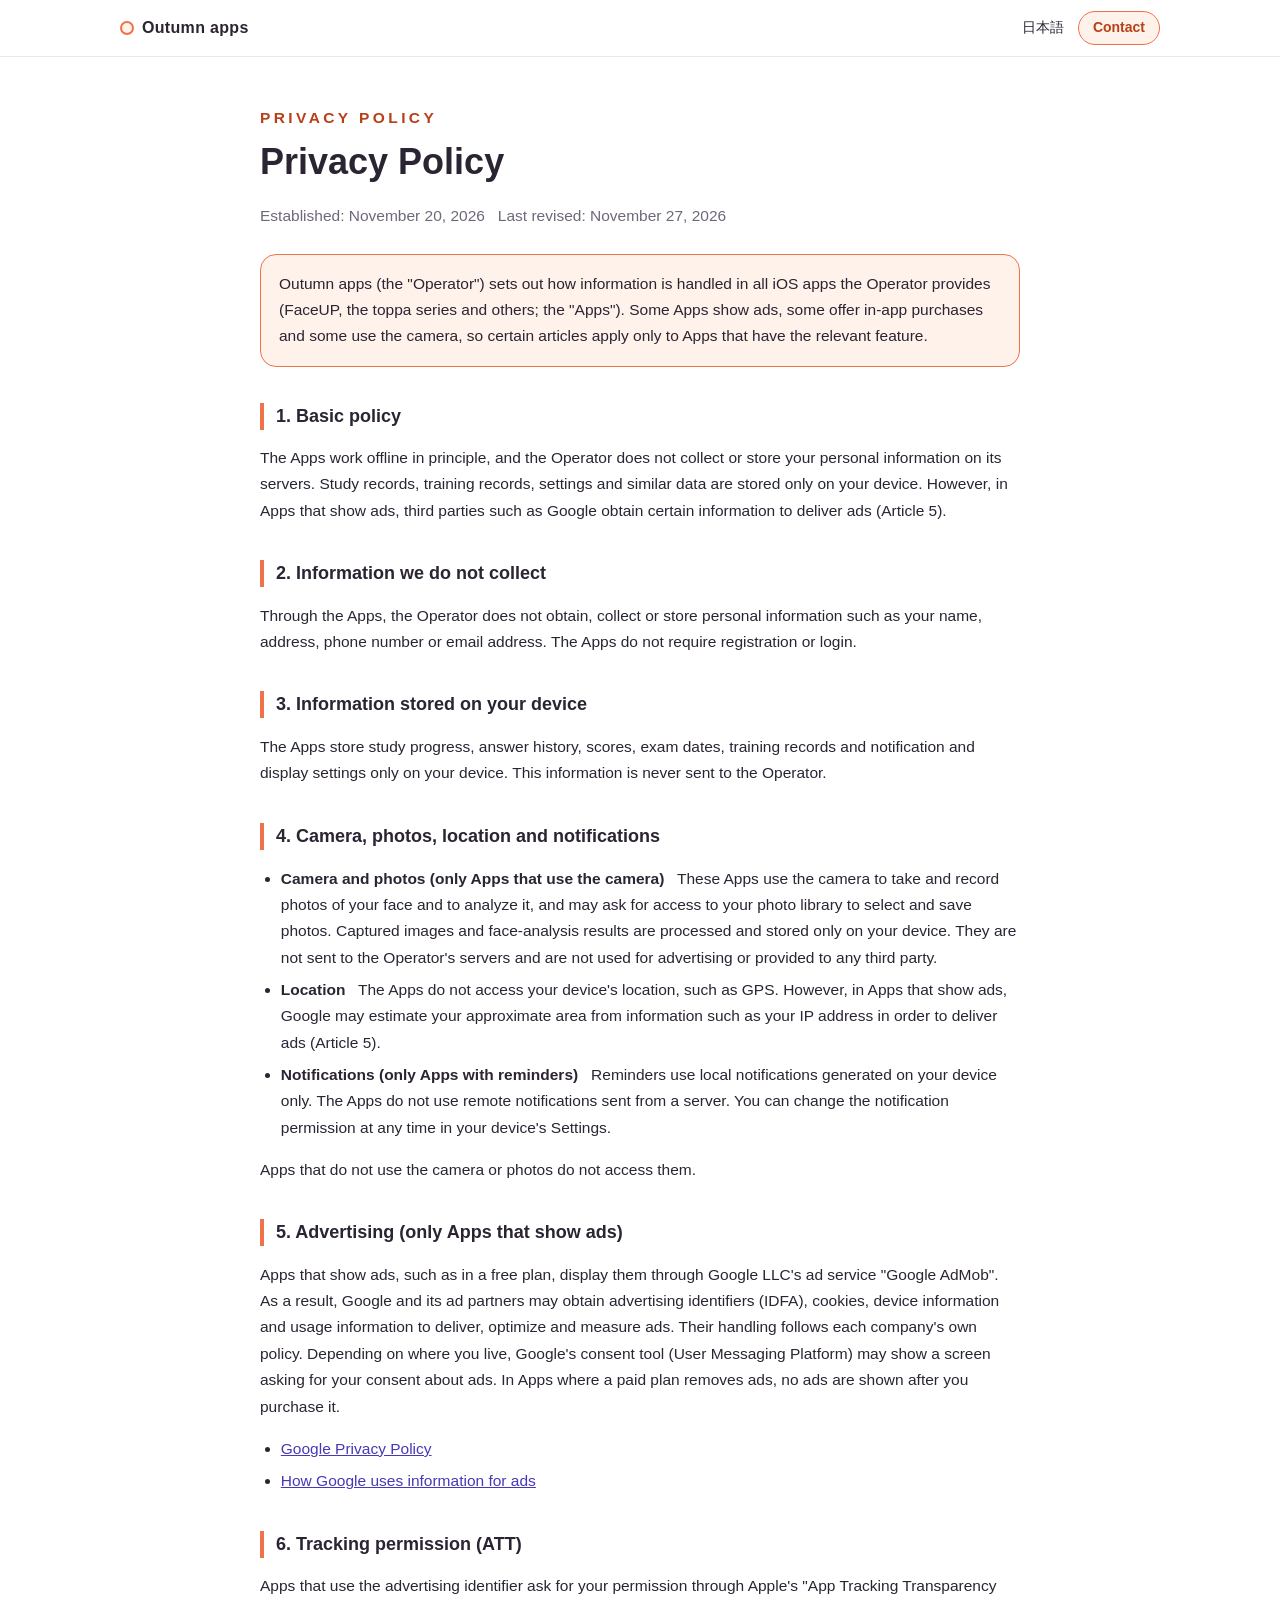
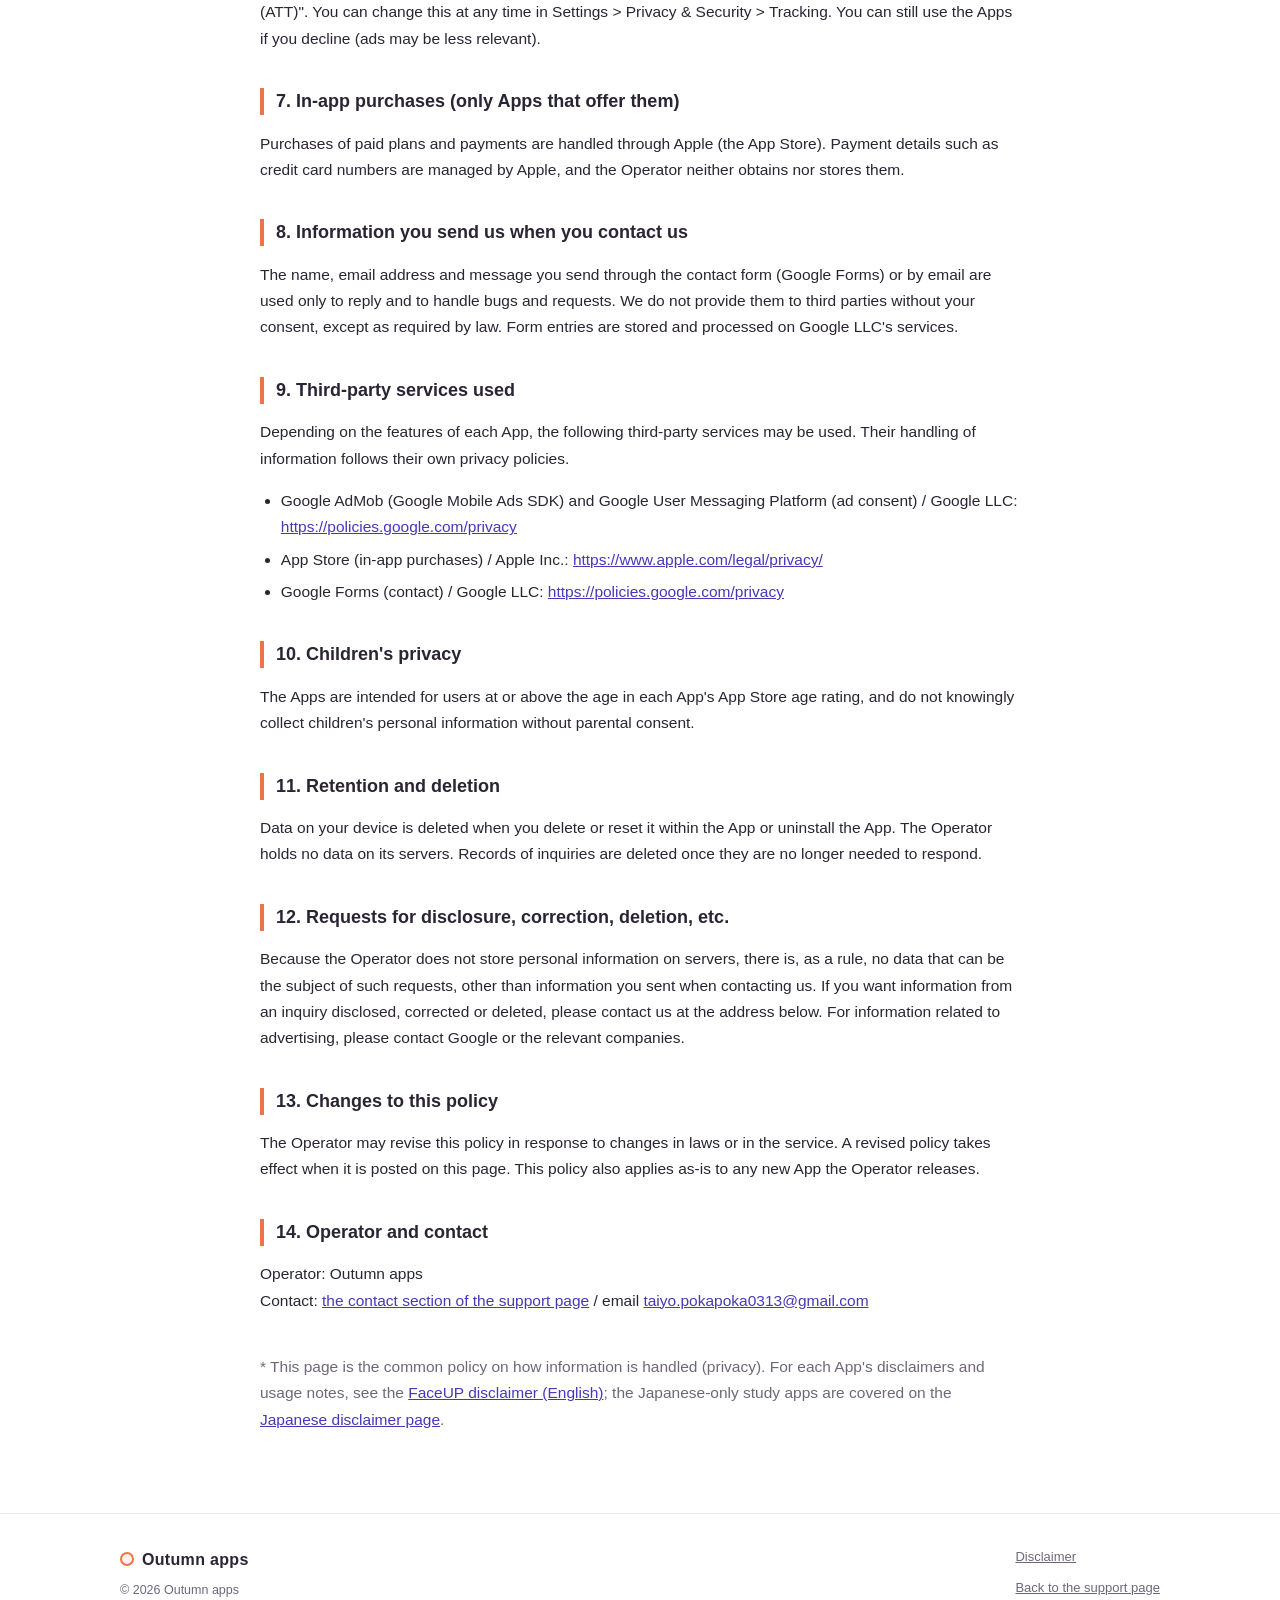
<file: privacy/en/index.html>
<!doctype html>
<html lang="en">
<head>
<meta charset="utf-8">
<meta name="viewport" content="width=device-width, initial-scale=1">
<title>Privacy Policy | Outumn apps</title>
<meta name="description" content="The privacy policy common to all iOS apps provided by Outumn apps (FaceUP, the toppa series and more).">
<link rel="icon" href="../../assets/faceup.png">
<link rel="stylesheet" href="../../style.css?v=20261120e">
</head>
<body>

<header class="nav">
  <div class="wrap nav-in">
    <a class="brand" href="../../"><span class="dot"></span>Outumn apps</a>
    <nav>
      <a href="../" lang="ja">日本語</a>
      <a href="../../?lang=en#contact" class="btn-sm">Contact</a>
    </nav>
  </div>
</header>

<main class="wrap doc">

<p class="kicker">PRIVACY POLICY</p>
<h1>Privacy Policy</h1>
<p class="small">Established: November 20, 2026 &nbsp; Last revised: November 27, 2026</p>

<p class="lead">Outumn apps (the "Operator") sets out how information is handled in all iOS apps the Operator provides (FaceUP, the toppa series and others; the "Apps"). Some Apps show ads, some offer in-app purchases and some use the camera, so certain articles apply only to Apps that have the relevant feature.</p>

<h2>1. Basic policy</h2>
<p>The Apps work offline in principle, and the Operator does not collect or store your personal information on its servers. Study records, training records, settings and similar data are stored only on your device. However, in Apps that show ads, third parties such as Google obtain certain information to deliver ads (Article 5).</p>

<h2>2. Information we do not collect</h2>
<p>Through the Apps, the Operator does not obtain, collect or store personal information such as your name, address, phone number or email address. The Apps do not require registration or login.</p>

<h2>3. Information stored on your device</h2>
<p>The Apps store study progress, answer history, scores, exam dates, training records and notification and display settings only on your device. This information is never sent to the Operator.</p>

<h2>4. Camera, photos, location and notifications</h2>
<ul>
  <li><b>Camera and photos (only Apps that use the camera)</b> &nbsp; These Apps use the camera to take and record photos of your face and to analyze it, and may ask for access to your photo library to select and save photos. Captured images and face-analysis results are processed and stored only on your device. They are not sent to the Operator's servers and are not used for advertising or provided to any third party.</li>
  <li><b>Location</b> &nbsp; The Apps do not access your device&#39;s location, such as GPS. However, in Apps that show ads, Google may estimate your approximate area from information such as your IP address in order to deliver ads (Article 5).</li>
  <li><b>Notifications (only Apps with reminders)</b> &nbsp; Reminders use local notifications generated on your device only. The Apps do not use remote notifications sent from a server. You can change the notification permission at any time in your device's Settings.</li>
</ul>
<p>Apps that do not use the camera or photos do not access them.</p>

<h2>5. Advertising (only Apps that show ads)</h2>
<p>Apps that show ads, such as in a free plan, display them through Google LLC's ad service "Google AdMob". As a result, Google and its ad partners may obtain advertising identifiers (IDFA), cookies, device information and usage information to deliver, optimize and measure ads. Their handling follows each company's own policy. Depending on where you live, Google's consent tool (User Messaging Platform) may show a screen asking for your consent about ads. In Apps where a paid plan removes ads, no ads are shown after you purchase it.</p>
<ul>
  <li><a href="https://policies.google.com/privacy" target="_blank" rel="noopener">Google Privacy Policy</a></li>
  <li><a href="https://policies.google.com/technologies/ads" target="_blank" rel="noopener">How Google uses information for ads</a></li>
</ul>

<h2>6. Tracking permission (ATT)</h2>
<p>Apps that use the advertising identifier ask for your permission through Apple's "App Tracking Transparency (ATT)". You can change this at any time in Settings &gt; Privacy &amp; Security &gt; Tracking. You can still use the Apps if you decline (ads may be less relevant).</p>

<h2>7. In-app purchases (only Apps that offer them)</h2>
<p>Purchases of paid plans and payments are handled through Apple (the App Store). Payment details such as credit card numbers are managed by Apple, and the Operator neither obtains nor stores them.</p>

<h2>8. Information you send us when you contact us</h2>
<p>The name, email address and message you send through the contact form (Google Forms) or by email are used only to reply and to handle bugs and requests. We do not provide them to third parties without your consent, except as required by law. Form entries are stored and processed on Google LLC's services.</p>

<h2>9. Third-party services used</h2>
<p>Depending on the features of each App, the following third-party services may be used. Their handling of information follows their own privacy policies.</p>
<ul>
  <li>Google AdMob (Google Mobile Ads SDK) and Google User Messaging Platform (ad consent) / Google LLC: <a href="https://policies.google.com/privacy" target="_blank" rel="noopener">https://policies.google.com/privacy</a></li>
  <li>App Store (in-app purchases) / Apple Inc.: <a href="https://www.apple.com/legal/privacy/" target="_blank" rel="noopener">https://www.apple.com/legal/privacy/</a></li>
  <li>Google Forms (contact) / Google LLC: <a href="https://policies.google.com/privacy" target="_blank" rel="noopener">https://policies.google.com/privacy</a></li>
</ul>

<h2>10. Children's privacy</h2>
<p>The Apps are intended for users at or above the age in each App's App Store age rating, and do not knowingly collect children's personal information without parental consent.</p>

<h2>11. Retention and deletion</h2>
<p>Data on your device is deleted when you delete or reset it within the App or uninstall the App. The Operator holds no data on its servers. Records of inquiries are deleted once they are no longer needed to respond.</p>

<h2>12. Requests for disclosure, correction, deletion, etc.</h2>
<p>Because the Operator does not store personal information on servers, there is, as a rule, no data that can be the subject of such requests, other than information you sent when contacting us. If you want information from an inquiry disclosed, corrected or deleted, please contact us at the address below. For information related to advertising, please contact Google or the relevant companies.</p>

<h2>13. Changes to this policy</h2>
<p>The Operator may revise this policy in response to changes in laws or in the service. A revised policy takes effect when it is posted on this page. This policy also applies as-is to any new App the Operator releases.</p>

<h2>14. Operator and contact</h2>
<p>Operator: Outumn apps<br>
Contact: <a href="../../?lang=en#contact">the contact section of the support page</a> / email <a href="mailto:taiyo.pokapoka0313@gmail.com">taiyo.pokapoka0313@gmail.com</a></p>

<p class="small note">* This page is the common policy on how information is handled (privacy). For each App's disclaimers and usage notes, see the <a href="../../terms/en/">FaceUP disclaimer (English)</a>; the Japanese-only study apps are covered on the <a href="../../terms/" lang="ja">Japanese disclaimer page</a>.</p>

</main>

<footer class="footer">
  <div class="wrap foot-in">
    <div>
      <div class="brand"><span class="dot"></span>Outumn apps</div>
      <p class="small">© 2026 Outumn apps</p>
    </div>
    <div class="foot-links"><a href="../../terms/en/">Disclaimer</a><a href="../../?lang=en">Back to the support page</a></div>
  </div>
</footer>

</body>
</html>
</file>
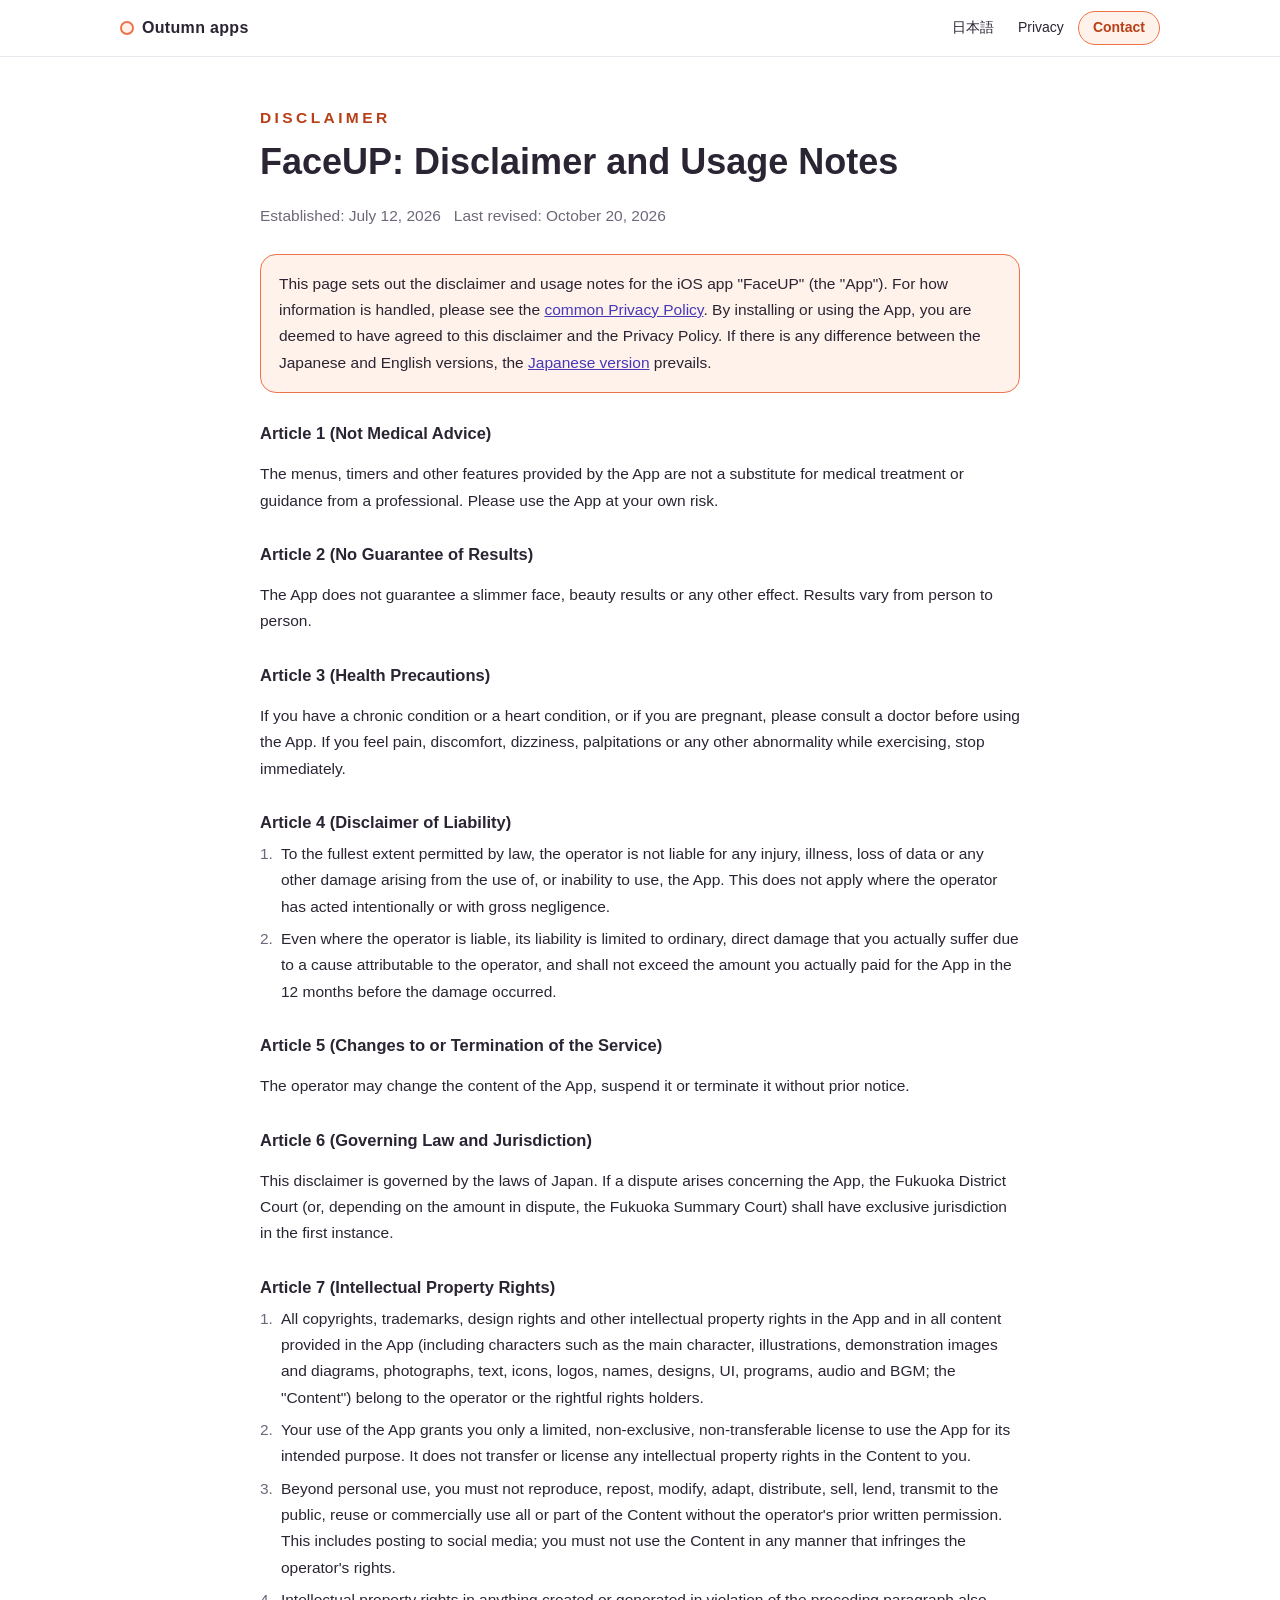
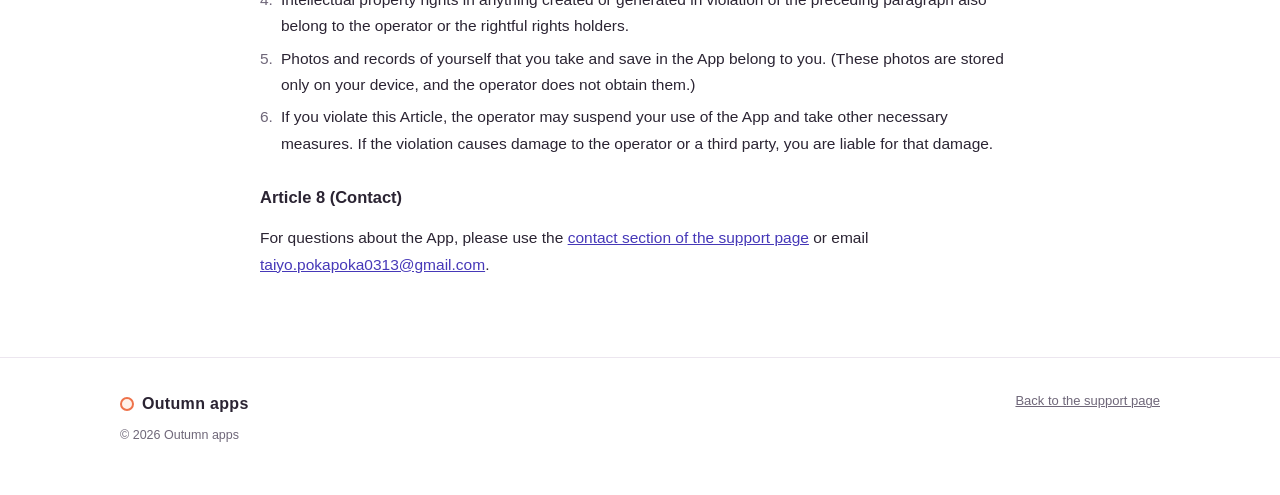
<file: terms/en/index.html>
<!doctype html>
<html lang="en">
<head>
<meta charset="utf-8">
<meta name="viewport" content="width=device-width, initial-scale=1">
<title>FaceUP Disclaimer and Usage Notes | Outumn apps</title>
<meta name="description" content="Disclaimer and usage notes for the FaceUP app (English version).">
<link rel="icon" href="../../assets/faceup.png">
<link rel="stylesheet" href="../../style.css?v=20261127a">
</head>
<body>

<header class="nav">
  <div class="wrap nav-in">
    <a class="brand" href="../../?lang=en"><span class="dot"></span>Outumn apps</a>
    <nav>
      <a href="../#faceup" lang="ja">日本語</a>
      <a href="../../privacy/en/">Privacy</a>
      <a href="../../?lang=en#contact" class="btn-sm">Contact</a>
    </nav>
  </div>
</header>

<main class="wrap doc">
<section class="app-doc" id="faceup">
<p class="kicker">DISCLAIMER</p>
<h1>FaceUP: Disclaimer and Usage Notes</h1>
<p class="small">Established: July 12, 2026 &nbsp; Last revised: October 20, 2026</p>
<p class="lead">This page sets out the disclaimer and usage notes for the iOS app "FaceUP" (the "App"). For how information is handled, please see the <a href="../../privacy/en/">common Privacy Policy</a>. By installing or using the App, you are deemed to have agreed to this disclaimer and the Privacy Policy. If there is any difference between the Japanese and English versions, the <a href="../#faceup" lang="ja">Japanese version</a> prevails.</p>

<h3 id="faceup-a1">Article 1 (Not Medical Advice)</h3>
<p>The menus, timers and other features provided by the App are not a substitute for medical treatment or guidance from a professional. Please use the App at your own risk.</p>
<h3 id="faceup-a2">Article 2 (No Guarantee of Results)</h3>
<p>The App does not guarantee a slimmer face, beauty results or any other effect. Results vary from person to person.</p>
<h3 id="faceup-a3">Article 3 (Health Precautions)</h3>
<p>If you have a chronic condition or a heart condition, or if you are pregnant, please consult a doctor before using the App. If you feel pain, discomfort, dizziness, palpitations or any other abnormality while exercising, stop immediately.</p>
<h3 id="faceup-a4">Article 4 (Disclaimer of Liability)</h3>
<p class="para"><span class="pn">1.</span>To the fullest extent permitted by law, the operator is not liable for any injury, illness, loss of data or any other damage arising from the use of, or inability to use, the App. This does not apply where the operator has acted intentionally or with gross negligence.</p>
<p class="para"><span class="pn">2.</span>Even where the operator is liable, its liability is limited to ordinary, direct damage that you actually suffer due to a cause attributable to the operator, and shall not exceed the amount you actually paid for the App in the 12 months before the damage occurred.</p>
<h3 id="faceup-a5">Article 5 (Changes to or Termination of the Service)</h3>
<p>The operator may change the content of the App, suspend it or terminate it without prior notice.</p>
<h3 id="faceup-a6">Article 6 (Governing Law and Jurisdiction)</h3>
<p>This disclaimer is governed by the laws of Japan. If a dispute arises concerning the App, the Fukuoka District Court (or, depending on the amount in dispute, the Fukuoka Summary Court) shall have exclusive jurisdiction in the first instance.</p>
<h3 id="faceup-a7">Article 7 (Intellectual Property Rights)</h3>
<p class="para"><span class="pn">1.</span>All copyrights, trademarks, design rights and other intellectual property rights in the App and in all content provided in the App (including characters such as the main character, illustrations, demonstration images and diagrams, photographs, text, icons, logos, names, designs, UI, programs, audio and BGM; the "Content") belong to the operator or the rightful rights holders.</p>
<p class="para"><span class="pn">2.</span>Your use of the App grants you only a limited, non-exclusive, non-transferable license to use the App for its intended purpose. It does not transfer or license any intellectual property rights in the Content to you.</p>
<p class="para"><span class="pn">3.</span>Beyond personal use, you must not reproduce, repost, modify, adapt, distribute, sell, lend, transmit to the public, reuse or commercially use all or part of the Content without the operator's prior written permission. This includes posting to social media; you must not use the Content in any manner that infringes the operator's rights.</p>
<p class="para"><span class="pn">4.</span>Intellectual property rights in anything created or generated in violation of the preceding paragraph also belong to the operator or the rightful rights holders.</p>
<p class="para"><span class="pn">5.</span>Photos and records of yourself that you take and save in the App belong to you. (These photos are stored only on your device, and the operator does not obtain them.)</p>
<p class="para"><span class="pn">6.</span>If you violate this Article, the operator may suspend your use of the App and take other necessary measures. If the violation causes damage to the operator or a third party, you are liable for that damage.</p>
<h3 id="faceup-a8">Article 8 (Contact)</h3>
<p>For questions about the App, please use the <a href="../../?lang=en#contact">contact section of the support page</a> or email <a href="mailto:taiyo.pokapoka0313@gmail.com">taiyo.pokapoka0313@gmail.com</a>.</p>

</section>
</main>

<footer class="footer">
  <div class="wrap foot-in">
    <div>
      <div class="brand"><span class="dot"></span>Outumn apps</div>
      <p class="small">© 2026 Outumn apps</p>
    </div>
    <div class="foot-links"><a href="../../?lang=en">Back to the support page</a></div>
  </div>
</footer>

</body>
</html>
</file>
<file: style.css>
/* 色づかいのルール：ページの背景は白。部品（ボタン・カード・ラベル・質問）は「淡い色の背景＋濃い色のふち＋濃い色の文字」で統一する */
:root {
  --bg: #ffffff;
  --text: #2b2433;
  --muted: #6f6779;
  --line: #ece6ef;
  /* オレンジ系 */
  --o-bg: #fff2ea; --o-bd: #ee724a; --o-tx: #b83f17;
  /* むらさき系 */
  --v-bg: #f0eeff; --v-bd: #7c6cf0; --v-tx: #4638b8;
  /* グレー系 */
  --g-bg: #f3f2f5; --g-bd: #8a8494; --g-tx: #575161;
  --radius: 20px;
  color-scheme: light;
}

* { box-sizing: border-box; }
html { scroll-behavior: smooth; scroll-padding-top: 72px; }
body {
  margin: 0;
  background: var(--bg);
  color: var(--text);
  font-family: -apple-system, BlinkMacSystemFont, "Hiragino Sans", "Hiragino Kaku Gothic ProN", "Apple SD Gothic Neo", "Noto Sans JP", "Noto Sans KR", "Malgun Gothic", Meiryo, sans-serif;
  line-height: 1.8;
  -webkit-text-size-adjust: 100%;
}
a { color: var(--v-tx); }
img { max-width: 100%; display: block; }
.wrap { width: min(1040px, 100% - 32px); margin-inline: auto; }

/* ---------- nav ---------- */
.nav {
  position: sticky; top: 0; z-index: 20;
  background: rgba(255, 255, 255, .92);
  backdrop-filter: blur(12px); -webkit-backdrop-filter: blur(12px);
  border-bottom: 1px solid var(--line);
}
.nav-in { display: flex; align-items: center; justify-content: space-between; height: 56px; }
.nav nav { display: flex; align-items: center; gap: 4px; }
.nav nav a { white-space: nowrap; color: var(--text); text-decoration: none; font-size: 14px; padding: 6px 10px; border-radius: 999px; }
.nav nav a:hover { background: var(--o-bg); }
.nav nav a.btn-sm { background: var(--o-bg); color: var(--o-tx); font-weight: 700; border: 1.5px solid var(--o-bd); padding: 4px 14px; }
@media (max-width: 520px) { .nav nav a:not(.btn-sm) { display: none; } }
/* 言語メニュー（ヘッダー右端）。部品のルール：淡い背景＋濃いふち＋濃い文字 */
.lang { position: relative; margin-left: 6px; }
.lang summary {
  list-style: none; cursor: pointer; user-select: none; white-space: nowrap;
  display: inline-flex; align-items: center; gap: 5px;
  font-size: 13px; font-weight: 700; color: var(--v-tx);
  background: var(--v-bg); border: 1.5px solid var(--v-bd); border-radius: 999px; padding: 4px 10px;
}
.lang summary::-webkit-details-marker { display: none; }
.lang summary:hover { background: #e4e0ff; }
.lang summary:focus-visible, .lang button:focus-visible { outline: 2px solid var(--v-bd); outline-offset: 2px; }
.lang svg { width: 16px; height: 16px; fill: none; stroke: currentColor; stroke-width: 2; stroke-linecap: round; stroke-linejoin: round; flex: none; }
.lang .chev { width: 13px; height: 13px; transition: transform .15s; }
.lang[open] .chev { transform: rotate(180deg); }
.lang ul {
  position: absolute; right: 0; top: calc(100% + 8px); margin: 0; padding: 6px; list-style: none; min-width: 148px;
  background: #fff; border: 1.5px solid var(--v-bd); border-radius: 16px; box-shadow: 0 10px 28px rgba(70, 56, 184, .16);
}
.lang li { margin: 0; }
.lang button {
  width: 100%; text-align: left; font: inherit; font-size: 14px; color: var(--text); background: none; border: 0;
  padding: 8px 12px; border-radius: 10px; cursor: pointer;
}
.lang button:hover { background: var(--v-bg); }
.lang button[aria-current="true"] { background: var(--v-bg); color: var(--v-tx); font-weight: 800; }
@media (max-width: 520px) {
  .nav nav a.btn-sm { padding: 4px 10px; font-size: 13px; }
  .lang { margin-left: 2px; }
  .lang summary { padding: 4px 8px; }
  .lang #lang-current { display: none; }
  .lang .chev { display: none; }
}
.brand { white-space: nowrap; font-weight: 800; letter-spacing: .02em; display: inline-flex; align-items: center; gap: 8px; color: var(--text); text-decoration: none; }
.dot { width: 14px; height: 14px; border-radius: 50%; background: var(--o-bg); border: 2px solid var(--o-bd); display: inline-block; }

/* ---------- hero ---------- */
.hero { position: relative; overflow: hidden; padding: 72px 0 56px; text-align: center; }
.blob { position: absolute; border-radius: 50%; filter: blur(60px); opacity: .55; z-index: 0; }
.b1 { width: 340px; height: 340px; background: #ffc9b3; top: -90px; left: -80px; }
.b2 { width: 300px; height: 300px; background: #cfc8ff; top: 40px; right: -90px; }
.b3 { width: 260px; height: 260px; background: #ffe2a8; bottom: -100px; left: 35%; }
.hero-in { position: relative; z-index: 1; }
.kicker { margin: 0 0 6px; font-size: 12px; font-weight: 800; letter-spacing: .22em; color: var(--o-tx); }
.hero h1 { text-wrap: balance; word-break: keep-all; overflow-wrap: anywhere; font-size: clamp(26px, 6vw, 48px); line-height: 1.35; margin: 4px 0 16px; letter-spacing: .01em; }
.hero-icons { margin-top: 44px; display: flex; justify-content: center; gap: 12px; }
.hero-icons.loop {
  --s: 64px; --g: 16px;
  display: block; overflow: hidden; padding: 18px 14px; margin: 40px auto 0;
  width: calc(4 * var(--s) + 3 * var(--g) + 28px); max-width: 100%;
}
@media (min-width: 700px) { .hero-icons.loop { --s: 80px; --g: 24px; } }
@media (max-width: 380px) { .hero-icons.loop { --s: 54px; --g: 12px; } }
.hi-track { display: flex; width: max-content; animation: slide3 36s linear infinite; }
.hi-group { display: flex; }
.hero-icons.loop img:nth-child(n) { width: var(--s); height: var(--s); flex: none; margin-right: var(--g); transform: none; box-shadow: 0 4px 10px rgba(120, 70, 40, .16); }
@keyframes slide3 { to { transform: translateX(-33.3333%); } }
.hero-icons img { width: 64px; height: 64px; border-radius: 15px; box-shadow: 0 4px 10px rgba(120, 70, 40, .16); }
.hero-icons img:nth-child(odd) { transform: translateY(8px) rotate(-4deg); }
.hero-icons img:nth-child(even) { transform: translateY(-4px) rotate(4deg); }
@media (min-width: 700px) { .hero-icons img { width: 80px; height: 80px; border-radius: 18px; } }

/* ---------- buttons ---------- */
.btn {
  display: inline-flex; align-items: center; justify-content: center; padding: 12px 26px; border-radius: 999px; text-decoration: none; font-weight: 800; font-size: 15px;
  color: var(--o-tx); background: var(--o-bg); border: 1.5px solid var(--o-bd);
  transition: background .15s ease;
}
.btn:hover { background: #ffe4d4; }
.btn.ghost { color: var(--v-tx); background: var(--v-bg); border-color: var(--v-bd); }
.btn.ghost:hover { background: #e4e0ff; }
.btn.big { padding: 16px 36px; font-size: 17px; }
.btn .ico { width: 1.3em; height: 1.3em; margin-right: .55em; fill: none; stroke: currentColor; stroke-width: 2; stroke-linecap: round; stroke-linejoin: round; }

/* ---------- sections ---------- */
.sec { padding: 64px 0; }
.sec h2 { font-size: clamp(24px, 4vw, 32px); margin: 0 0 28px; }

/* ---------- apps（1アプリ＝1行：ジャンル／アイコン／アプリ名／App Store／Google Play） ---------- */
.rows { display: grid; gap: 10px; }
.series { margin: 22px 0 2px; font-size: 18px; line-height: 1.4; padding-left: 12px; border-left: 4px solid var(--v-bd); }
.row {
  --c-bg: var(--o-bg); --c-bd: var(--o-bd); --c-tx: var(--o-tx);
  display: grid; grid-template-columns: 112px 56px minmax(0, 1fr) auto; align-items: center; column-gap: 16px;
  padding: 12px 18px; background: var(--c-bg); border: 1.5px solid var(--c-bd); border-radius: var(--radius);
}
.row.g-biz { --c-bg: var(--v-bg); --c-bd: var(--v-bd); --c-tx: var(--v-tx); }
.row .icon { width: 56px; height: 56px; border-radius: 13px; box-shadow: 0 3px 8px rgba(0, 0, 0, .15); }
.row .name { margin: 0; font-size: 16px; line-height: 1.5; display: flex; flex-wrap: wrap; align-items: center; gap: 2px 10px; }
.tag {
  justify-self: start; border-radius: 999px; padding: 3px 12px; font-size: 12px; font-weight: 800; line-height: 1.6;
  color: var(--c-tx); background: #fff; border: 1.5px solid var(--c-bd);
}
.soon { font-size: 11.5px; font-weight: 800; color: var(--g-tx); background: #fff; border: 1.5px solid var(--g-bd); border-radius: 999px; padding: 0 10px; line-height: 1.7; white-space: nowrap; }
.soon[hidden] { display: none; }
.links { display: flex; flex-direction: row; gap: 8px; align-items: center; }
.badge { display: inline-block; line-height: 0; }
.badge img { height: 40px; width: auto; max-width: none; }
.store.off {
  display: inline-flex; align-items: center; justify-content: center; min-height: 40px; width: 109px; padding: 0;
  font-size: 13px; font-weight: 700; border-radius: 999px; text-decoration: none;
  background: var(--g-bg); color: var(--g-tx); border: 1.5px solid var(--g-bd); cursor: not-allowed; pointer-events: none;
}
/* スマホ：1行目＝ジャンル、2行目＝アイコン＋アプリ名、3行目＝ダウンロード */
@media (max-width: 719px) {
  .row { grid-template-columns: 52px minmax(0, 1fr); grid-template-areas: "tag tag" "icon name" "links links"; row-gap: 8px; column-gap: 12px; padding: 12px 14px; }
  .row .tag { grid-area: tag; }
  .row .icon { grid-area: icon; width: 52px; height: 52px; border-radius: 12px; }
  .row .name { grid-area: name; font-size: 15px; }
  .row .links { grid-area: links; }
}

/* ---------- 文書ページ（プライバシーポリシーなど） ---------- */
.doc { max-width: 760px; padding: 48px 0 64px; }
.doc h1 { font-size: clamp(26px, 5vw, 36px); line-height: 1.4; margin: 4px 0 8px; }
.doc h2 { font-size: 18px; line-height: 1.5; margin: 36px 0 8px; padding-left: 12px; border-left: 4px solid var(--o-bd); }
.doc p, .doc li { font-size: 15.5px; }
.doc ul { padding-left: 1.3em; }
.doc li { margin: 6px 0; }
.doc .lead { margin-top: 24px; padding: 16px 18px; background: var(--o-bg); border: 1.5px solid var(--o-bd); border-radius: 16px; }
.doc .note { margin-top: 40px; }
.doc a { overflow-wrap: anywhere; }

/* 免責事項ページ：左にアプリ選択（スマホでは上の横スクロール）、右に本文 */
.terms { display: grid; grid-template-columns: 220px minmax(0, 1fr); gap: 40px; align-items: start; padding-top: 32px; }
.terms .terms-main { max-width: none; padding-top: 16px; }
.side { position: sticky; top: 72px; }
.side-t { margin: 0 0 8px; font-size: 12px; font-weight: 800; letter-spacing: .12em; color: var(--muted); }
.side-nav { display: grid; gap: 6px; }
.side-nav a {
  display: block; padding: 10px 14px; border-radius: 14px; text-decoration: none; font-size: 14.5px; font-weight: 700; line-height: 1.5;
  color: var(--text); background: var(--g-bg); border: 1.5px solid transparent;
}
.side-nav a:hover { background: var(--o-bg); }
.side-nav a[aria-current="true"] { color: var(--o-tx); background: var(--o-bg); border-color: var(--o-bd); }
.app-doc[hidden] { display: none; }
.app-doc + .app-doc { margin-top: 48px; padding-top: 32px; border-top: 1px solid var(--line); }
.terms-js .app-doc + .app-doc { margin-top: 0; padding-top: 0; border-top: 0; }
.app-doc > h2 { font-size: clamp(22px, 4vw, 28px); margin: 24px 0 4px; padding: 0; border: 0; }
.app-doc h3 { font-size: 16.5px; line-height: 1.5; margin: 28px 0 6px; }
/* 番号つきの段落：番号は左に固定し、本文は1つの流れにする（flex にすると、本文中のリンクが別の縦の列に分かれる） */
.app-doc .para { position: relative; padding-left: 1.35em; margin: 6px 0; }
.app-doc .pn { position: absolute; left: 0; color: var(--muted); }
.foot-links a + a { margin-top: 2px; }
@media (max-width: 760px) {
  .terms { grid-template-columns: minmax(0, 1fr); gap: 0; padding-top: 12px; }
  .side { position: sticky; top: 56px; z-index: 10; margin: 0 -16px; padding: 8px 16px; background: rgba(255, 255, 255, .95); border-bottom: 1px solid var(--line); }
  .side-t { display: none; }
  .side-nav { display: flex; gap: 8px; overflow-x: auto; padding-bottom: 2px; -webkit-overflow-scrolling: touch; }
  .side-nav a { flex: none; white-space: nowrap; padding: 8px 14px; border-radius: 999px; font-size: 13.5px; background: var(--g-bg); }
}

/* ---------- contact ---------- */
.contact-btns { display: flex; gap: 12px; justify-content: flex-start; flex-wrap: wrap; }
.contact-btns [hidden] { display: none; }
.small { font-size: 12.5px; color: var(--muted); }

/* ---------- footer ---------- */
.footer { border-top: 1px solid var(--line); padding: 32px 0 48px; background: var(--bg); }
.foot-in { display: flex; justify-content: space-between; gap: 24px; flex-wrap: wrap; }
.foot-links { display: grid; gap: 4px; font-size: 13px; }
.foot-links a { color: var(--muted); }
.foot-links b { font-size: 12px; letter-spacing: .05em; }
.footer .small { margin: 6px 0 0; }

@media (prefers-reduced-motion: reduce) {
  .hi-track { animation: none; }
  html { scroll-behavior: auto; }
  .btn { transition: none; }
}


/* 言語ごとの調整 */
:lang(en) .hero h1, :lang(fr) .hero h1 { word-break: normal; }
:lang(en) .hero h1, :lang(fr) .hero h1, :lang(ko) .hero h1 { line-height: 1.3; }
:lang(en) body, :lang(fr) body { line-height: 1.7; }
</file>
